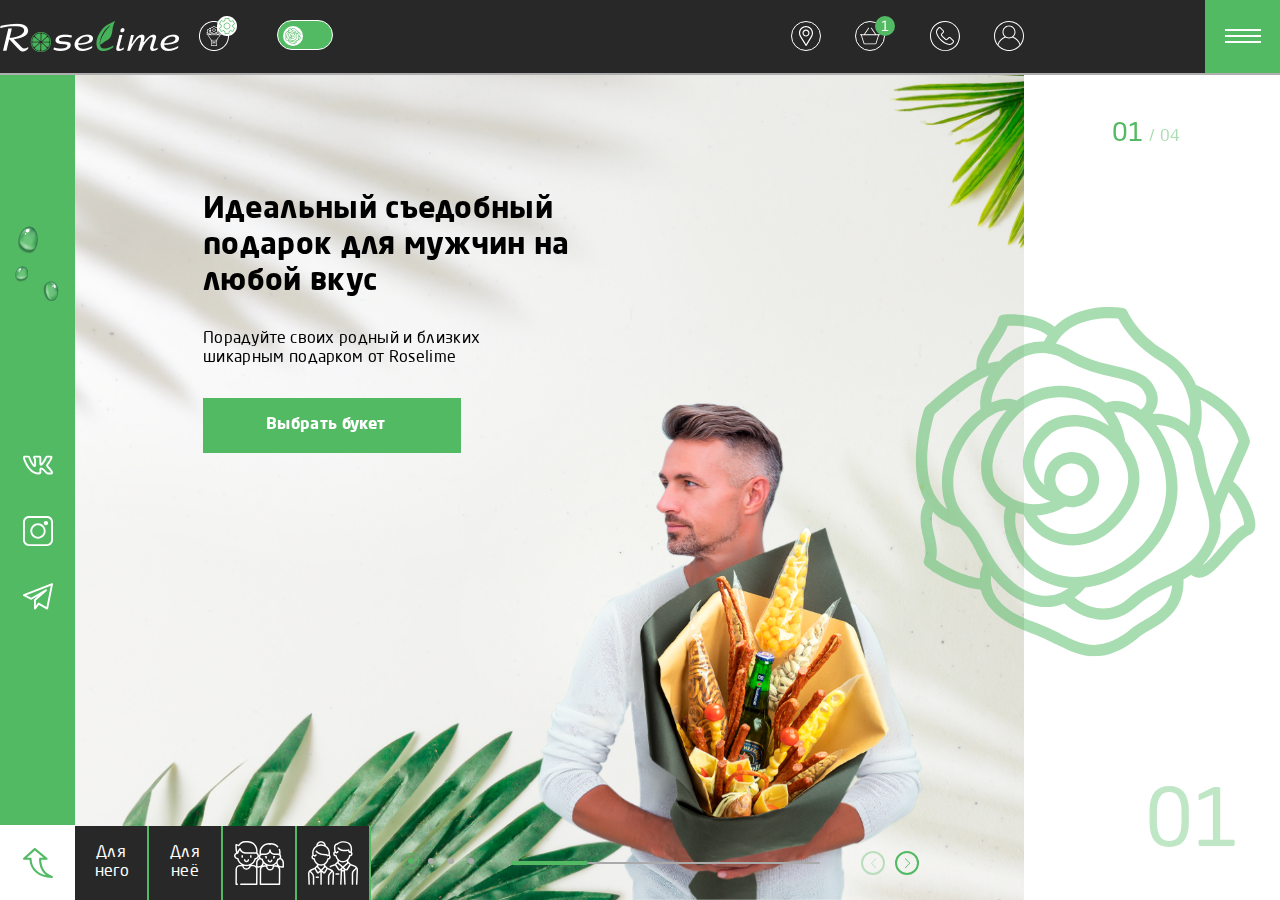
<file: index.html>
<!DOCTYPE html>
<html lang="en">
<head>
    <meta charset="UTF-8">
    <meta http-equiv="X-UA-Compatible" content="IE=edge">
    <meta name="viewport" content="width=device-width, initial-scale=1.0">
    <title>Вкусные букеты</title>
    <link rel="stylesheet" href="css/swiper-bundle.min.css" />
    <link rel="stylesheet" href="css/main.css">
    <link rel="stylesheet" href="css/body.css">
    <link rel="stylesheet" href="css/hamburger.css">
    <link rel="stylesheet" href="css/media.css">

</head>
<body>
    <!-- <div class="main-bg">   -->
        <div id="cursor" style="top: 7px; left: 1584px;" class="hidden cursor"></div>
        <header class="home-header">
            <div class="header-bg"></div>
            <div class="top-line">
                <a href="#" class="logo">
                </a>
                <div class="top-line__theme">
                    <img src="img/switcher.png" alt="" class="top-line__switcher">
                    <input type="checkbox" id="switch" name="theme" /><label for="switch"></label>
                </div>
                <div class="top-line-btns">
                    <a href="#" class="top-line-btns__item">
                        <img src="img/geo.svg" alt="">
                    </a>
                    <a href="#" class="top-line-btns__item">
                        <img src="img/cart.svg" alt="">
                    </a>
                    <a href="#" class="top-line-btns__item top-line-btns__item_cart">
                        <img src="img/call.svg" alt="">
                    </a>
                    <a href="#" class="top-line-btns__item">
                        <img src="img/user.svg" alt="">
                    </a>
                </div>
                <div class="menu-button-wrapper">
                    <a href="#" class="menu-button"></a>
                </div>
                <nav class="nav">
                    <a href="index.html" class="nav__item">
                        Главная
                    </a>
                    <a href="about.html" class="nav__item">
                        Контакты
                    </a>
                    <a href="certificate.html" class="nav__item">
                        Сертификаты
                    </a>
                    <a href="product.html" class="nav__item">
                        Продукт
                    </a>
                    <a href="catalog.html" class="nav__item">
                        Каталог
                    </a>
                    <a href="404.html" class="nav__item">
                        404
                    </a>
                </nav>
            </div>

            <div class="home-header__content">

                <aside class="home-aside">

                    <div class="home-aside__decoration"></div>
                    <div class="home-aside__soc">
                        <div class="home-aside__soc-items">
                            <a href="#" class="soc-item" target="_blank">
                                <img src="img/vk.svg" alt="">
                            </a>
                            <a href="#" class="soc-item" target="_blank">
                                <img src="img/inst.svg" alt="">
                            </a>
                            <a href="#" class="soc-item" target="_blank">
                                <img src="img/tg.svg" alt="">
                            </a>
                        </div>
                    </div>
                    <div class="home-aside__share-icon"></div>

                </aside>

                <div class="slider-container">

                    <div class="slider-text">

                        <div class="swiper-wrapper text-wrapper">

                            <div class="swiper-slide slider-text__slide">
                                <h1 class="slider-text__heading">
                                    Идеальный съедобный 
                                    подарок для мужчин
                                    на любой вкус
                                </h1>
                                <div class="slider-text__paraghraph">
                                    Порадуйте своих родный и близких
                                    шикарным подарком от Roselime
                                </div>       
                                <a href="#" class="slider-text__btn">
                                    <span>Выбрать букет</span>
                                </a>
                            </div>
                            <div class="swiper-slide slider-text__slide">
                                <h1 class="slider-text__heading">
                                    Лучший подарок 
                                    для прекрасных дам
                                    на все случаи жизни
                                </h1>
                                <div class="slider-text__paraghraph">
                                    Порадуйте своих родный и близких
                                    шикарным подарком от Roselime
                                </div>       
                                <a href="#" class="slider-text__btn">
                                    <span>Выбрать букет</span>
                                </a>
                            </div>
                            <div class="swiper-slide slider-text__slide">
                                <h1 class="slider-text__heading">
                                    Вкусные букеты 
                                    с любовью для
                                    Ваших детей
                                </h1>
                                <div class="slider-text__paraghraph">
                                    Порадуйте своих родный и близких
                                    шикарным подарком от Roselime
                                </div>       
                                <a href="#" class="slider-text__btn">
                                    <span>Выбрать букет</span>
                                </a>
                            </div>
                            <div class="swiper-slide slider-text__slide">
                                <h1 class="slider-text__heading">
                                    Роскошные букеты 
                                    для Вашего
                                    торжества
                                </h1>
                                <div class="slider-text__paraghraph">
                                    Порадуйте своих родный и близких
                                    шикарным подарком от Roselime
                                </div>       
                                <a href="#" class="slider-text__btn">
                                    <span>Выбрать букет</span>
                                </a>
                            </div>


                        </div>

                    </div>

                    <div class="swiper-img">

                        <div class="swiper-wrapper wrapper-img ">

                            <div class="swiper-slide swiper-slide-img">
                                <div class="slider-img-bg" data-swiper-parallax="30%" style="background-image: url(img/slider-img/man.png);"></div>
                                <!-- <img src="img/man.png" alt=""> -->
                            </div>
                            <div class="swiper-slide swiper-slide-img">
                                <div class="slider-img-bg" data-swiper-parallax="30%" style="background-image: url(img/slider-img/girl.png);"></div>
                                <!-- <img src="img/girl.png" alt=""> -->
                            </div>
                            <div class="swiper-slide swiper-slide-img">
                                <div class="slider-img-bg" data-swiper-parallax="30%" style="background-image: url(img/slider-img/kids.png);"></div>
                                <!-- <img src="img/kids.png" alt=""> -->
                            </div>
                            <div class="swiper-slide swiper-slide-img">
                                <div class="slider-img-bg" data-swiper-parallax="30%" style="background-image: url(img/slider-img/all.png);"></div>
                                <!-- <img src="img/all.png" alt=""> -->
                            </div>
                    
                        </div>
                    </div>
                    <div class="slider-bottom">

                        <div class="slider-share">
                            <div class="slider-share__items">
                                <a href="#" class="slider-share__item">
                                    <p class="slider-share__content"> Для него</p>
                                </a>
                                <a href="#" class="slider-share__item">
                                    <p class="slider-share__content">Для неё</p>
                                </a>
                                <a href="#" class="slider-share__item">
                                    <img src="img/young.svg" alt="" class="slider-share__content">
                                </a>
                                <a href="#" class="slider-share__item">
                                    <img src="img/old.svg" alt="" class="slider-share__content">
                                </a>
                            </div>
                        </div>
                        <div class="slider-pagination">
                            <div class="swiper-pagination"></div>
                        </div>
                        <div class="slider-scrollbar">
                            <div class="swiper-scrollbar"></div>
                        </div>
                        <div class="slider-navigation">
                            <div class="slider-navigation__container">
                                <div class="swiper-button-prev"></div>
                                <div class="swiper-button-next"></div>
                            </div>
                        </div>

                    </div>

                    <div class="slider-pagination-count">
                        <span class="current">01</span> / <span class="total">04</span>
                    </div>

                    <div class="total slider-pagination-current">
                        <span class="slider-pagination-current__num">01</span>
                    </div>

                    <div class="slider-gear">

                    </div>

                </div>
            </div>

        </header>
    <!-- </div>  -->
   <script src="js/jquery-3.5.1.min.js"></script>
   <script src="js/swiper-bundle.min.js"></script>
   <script src="https://cdnjs.cloudflare.com/ajax/libs/gsap/3.7.0/gsap.min.js"></script>
   <script src="js/slider.js"></script>
   <script src="js/main.js"></script>
   <script src="js/test.js"></script>
</body>
</html>
</file>
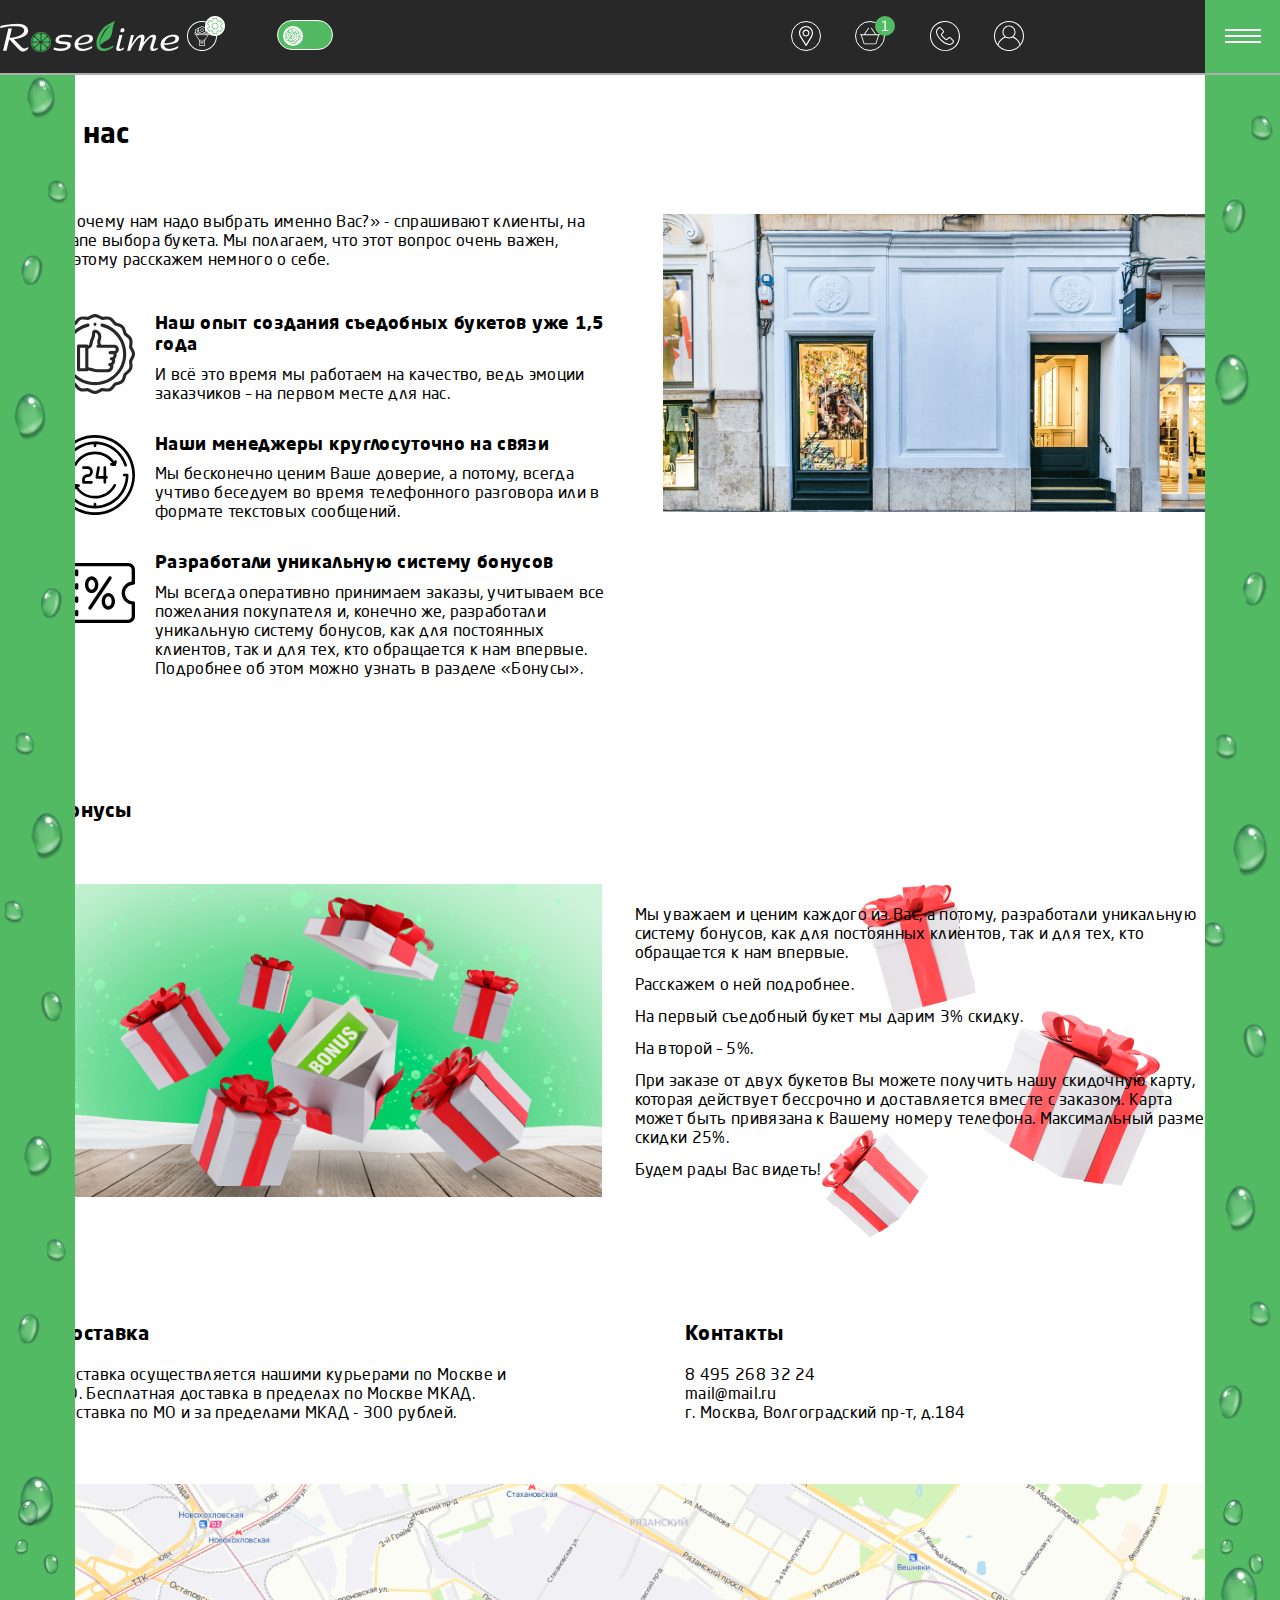
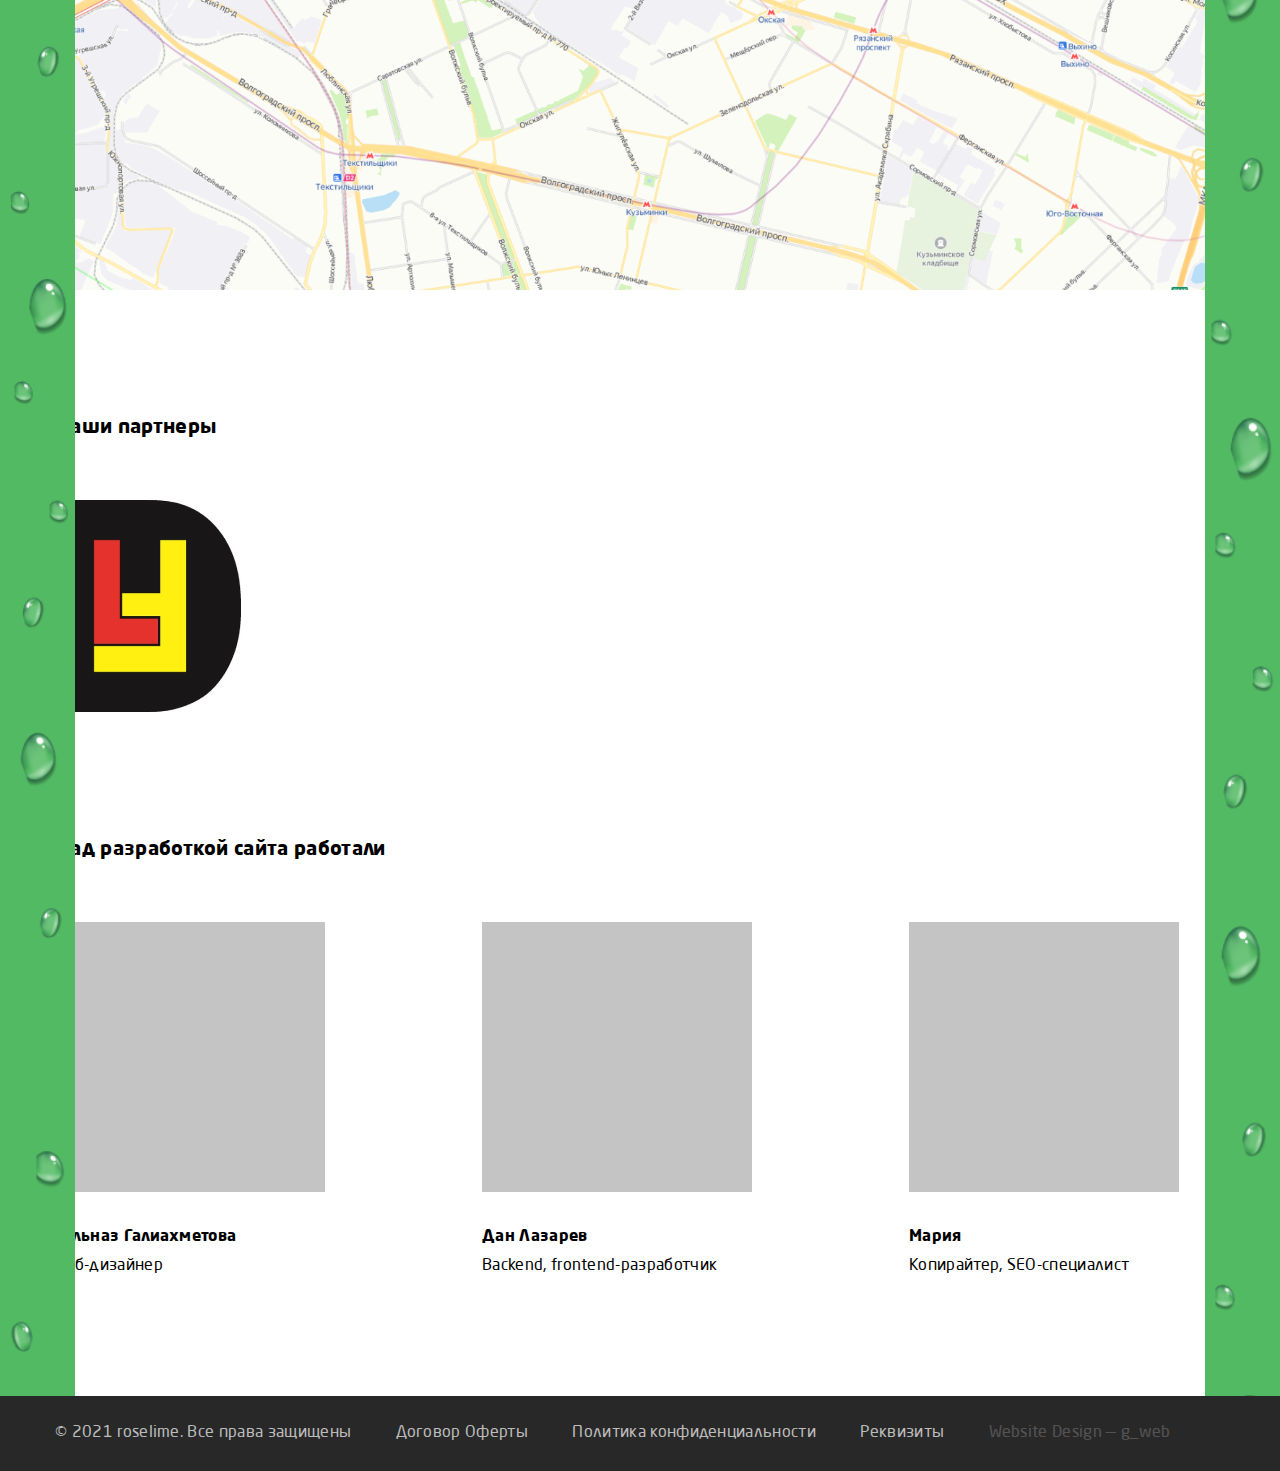
<file: about.html>
<!DOCTYPE html>
<html lang="en">
<head>
    <meta charset="UTF-8">
    <meta http-equiv="X-UA-Compatible" content="IE=edge">
    <meta name="viewport" content="width=device-width, initial-scale=1.0">
    <title>О нас</title>
    <link rel="stylesheet" href="css/main_main.css">
    <link rel="stylesheet" href="css/hamburger.css">
    <link rel="stylesheet" href="css/media.css">


</head>
<body>
    <div id="cursor" style="top: 7px; left: 1584px;" class="hidden cursor"></div>

    <aside  class="home-aside home-aside-left">

        <div class="home-aside__decoration">

        </div>

    </aside>
    <aside  class="home-aside home-aside-right">

            <div class="home-aside__decoration">

            </div>

    </aside>

    
    <header class="about-header">
        <div class="top-line">
            <a href="#" class="logo">
            </a>
            <div class="top-line__theme">
                <img src="img/switcher.png" alt="" class="top-line__switcher">
                <input type="checkbox" id="switch" name="theme" /><label for="switch"></label>
            </div>
            <div class="top-line-btns">
                <a href="#" class="top-line-btns__item">
                    <img src="img/geo.svg" alt="">
                </a>
                <a href="#" class="top-line-btns__item">
                    <img src="img/cart.svg" alt="">
                </a>
                <a href="#" class="top-line-btns__item top-line-btns__item_cart">
                    <img src="img/call.svg" alt="">
                </a>
                <a href="#" class="top-line-btns__item">
                    <img src="img/user.svg" alt="">
                </a>
            </div>
            <div class="menu-button-wrapper">
                <a href="#" class="menu-button"></a>
            </div>
            <nav class="nav">
                <a href="index.html" class="nav__item">
                    Главная
                </a>
                <a href="about.html" class="nav__item">
                    Контакты
                </a>
                <a href="certificate.html" class="nav__item">
                    Сертификаты
                </a>
                <a href="product.html" class="nav__item">
                    Продукт
                </a>
                <a href="catalog.html" class="nav__item">
                    Каталог
                </a>
                <a href="404.html" class="nav__item">
                    404
                </a>
            </nav>
        </div>
    </header>
    <section class="about" id="about">
        <div class="container">
            <h2 class="about-heading">
                О нас
            </h2>
            <div class="about-wrapper">
                <div class="about-text">
                    <p class="about-text__paraghraph">
                        «Почему нам надо выбрать именно Вас?» - спрашивают клиенты, на этапе выбора букета. Мы полагаем, что этот вопрос очень важен, поэтому расскажем немного о себе.
                    </p>
                    <div class="about-list">
                        <div class="about-list__item">
                            <img src="img/like.svg" alt="" class="about-list__img">
                            <div class="about-list__wrapper">
                                <h4 class="about-list__heading">
                                    Наш опыт создания съедобных букетов уже 1,5 года
                                </h4>
                                <p class="about-list__text">
                                    И всё это время мы работаем на качество, ведь эмоции заказчиков – на первом месте для нас.
                                </p>
                            </div>
                        </div>
                        <div class="about-list__item">
                            <img src="img/around-clock.svg" alt="" class="about-list__img">
                            <div class="about-list__wrapper">
                                <h4 class="about-list__heading">
                                    Наши менеджеры круглосуточно на связи
                                </h4>
                                <p class="about-list__text">
                                    Мы бесконечно ценим Ваше доверие, а потому, всегда учтиво беседуем во время телефонного разговора или в формате текстовых сообщений.
                                </p>
                            </div>
                        </div>
                        <div class="about-list__item">
                            <img src="img/sale.svg" alt="" class="about-list__img">
                            <div class="about-list__wrapper">
                                <h4 class="about-list__heading">
                                    Разработали уникальную систему бонусов
                                </h4>
                                <p class="about-list__text">
                                    Мы всегда оперативно принимаем заказы, учитываем все пожелания покупателя и, конечно же, разработали уникальную систему бонусов, как для постоянных клиентов, так и для тех, кто обращается к нам впервые. Подробнее об этом можно узнать в разделе «Бонусы».
                                </p>
                            </div>
                        </div>
                    </div>
                </div>
                    
                
            <div class="about-img">
                <img src="img/about-us.png" alt="">
            </div>
        </div>
    </section>
    <section class="section-bonus" id="section-bonus">
        <div class="container">
            <h3 class="bonus-heading">
                Бонусы
            </h3>
            <div class="bonus-wrapper">
                <img src="img/preseny.png" alt="" class="present">

                <div class="bonus-img">
                    <img src="img/bonus.png" alt="">
                </div>
                <div class="bonus-text">
                    <p>
                        
                        Мы уважаем и ценим каждого из Вас, а потому, разработали уникальную систему 
                        бонусов, как для постоянных клиентов, так и для тех, кто обращается к нам впервые.
                    </p>
                    <p>
                        Расскажем о ней подробнее.
                    </p>
                    <p>
                        На первый съедобный букет мы дарим 3% скидку. 
                    </p>
                    <p>
                        На второй – 5%.
                    </p>
                    <p>
                        При заказе от двух букетов Вы можете получить нашу скидочную карту, 
                        которая действует бессрочно и доставляется вместе с заказом. 
                        Карта может быть привязана к Вашему номеру телефона.
                        Максимальный размер скидки 25%.
                    </p>
                    <p>
                        Будем рады Вас видеть!
                    </p>
                </div>
            </div>
        </div>
    </section>
    <section class="delivery-section" id="delivery-section">
        <div class="container">
            <div class="devilery-wrapper">
                <div class="delivery-item">
                    <h3 class="delivery-heading">
                        Доставка
                    </h3>
                    <p class="delivery-text">
                        Доставка осуществляется нашими курьерами по Москве и МО.
                        Бесплатная доставка в пределах по Москве МКАД.
                        Доставка по МО и за пределами МКАД - 300 рублей.
                    </p>
                </div>
                <div class="delivery-item">
                    <h3 class="delivery-heading">
                        Контакты
                    </h3>
                    <p class="delivery-data">
                        8 495 268 32 24
                    </p>
                    <p class="delivery-data">
                        mail@mail.ru
                    </p>
                    <p class="delivery-data">
                        г. Москва, Волгоградский пр-т, д.184
                    </p>
                </div>
            </div>
        </div>
    </section>
    <img src="img/map.png" alt="" class="map-img">

    <section class="partners" id="partners">
        <div class="container">
            <h3 class="section-heading">
                Наши партнеры
            </h3>
            <img src="img/partner.png" alt="">
        </div>
    </section>
    <section class="team-section" id="team-section">
        <div class="container">
            <h3 class="section-heading">
                Над разработкой сайта работали
            </h3>
            <ul class="team">
                <li class="team-item">
                    <img src="img/team-img.png" alt="">
                    <p class="team-name">Гульназ Галиахметова</p>
                    <p>Веб-дизайнер</p>
                </li>
                <li class="team-item">
                    <img src="img/team-img.png" alt="">
                    <p class="team-name">Дан Лазарев</p>
                    <p>Backend, frontend-разработчик</p>
                </li>
                <li class="team-item">
                    <img src="img/team-img.png" alt="">
                    <p class="team-name">Мария</p>
                    <p>Копирайтер, SEO-специалист</p>
                </li>
            </ul>
        </div>
    </section>
    <footer class="footer" id="footer">
        <div class="container"> 
            <a href="#" class="footer-link">
                © 2021 roselime. Все права защищены
            </a>
            <a href="#" class="footer-link">
                Договор Оферты
            </a>
            <a href="#" class="footer-link">
                Политика конфиденциальности
            </a>
            <a href="#" class="footer-link">
                Реквизиты
            </a>
            <a href="#" class="designer">
                Website Design — g_web
            </a>
        </div>
    </footer>
    <script src="js/jquery-3.5.1.min.js"></script>

    <script src="js/main.js"></script>
    <script src="js/test.js"></script>

</body>
</html>
</file>
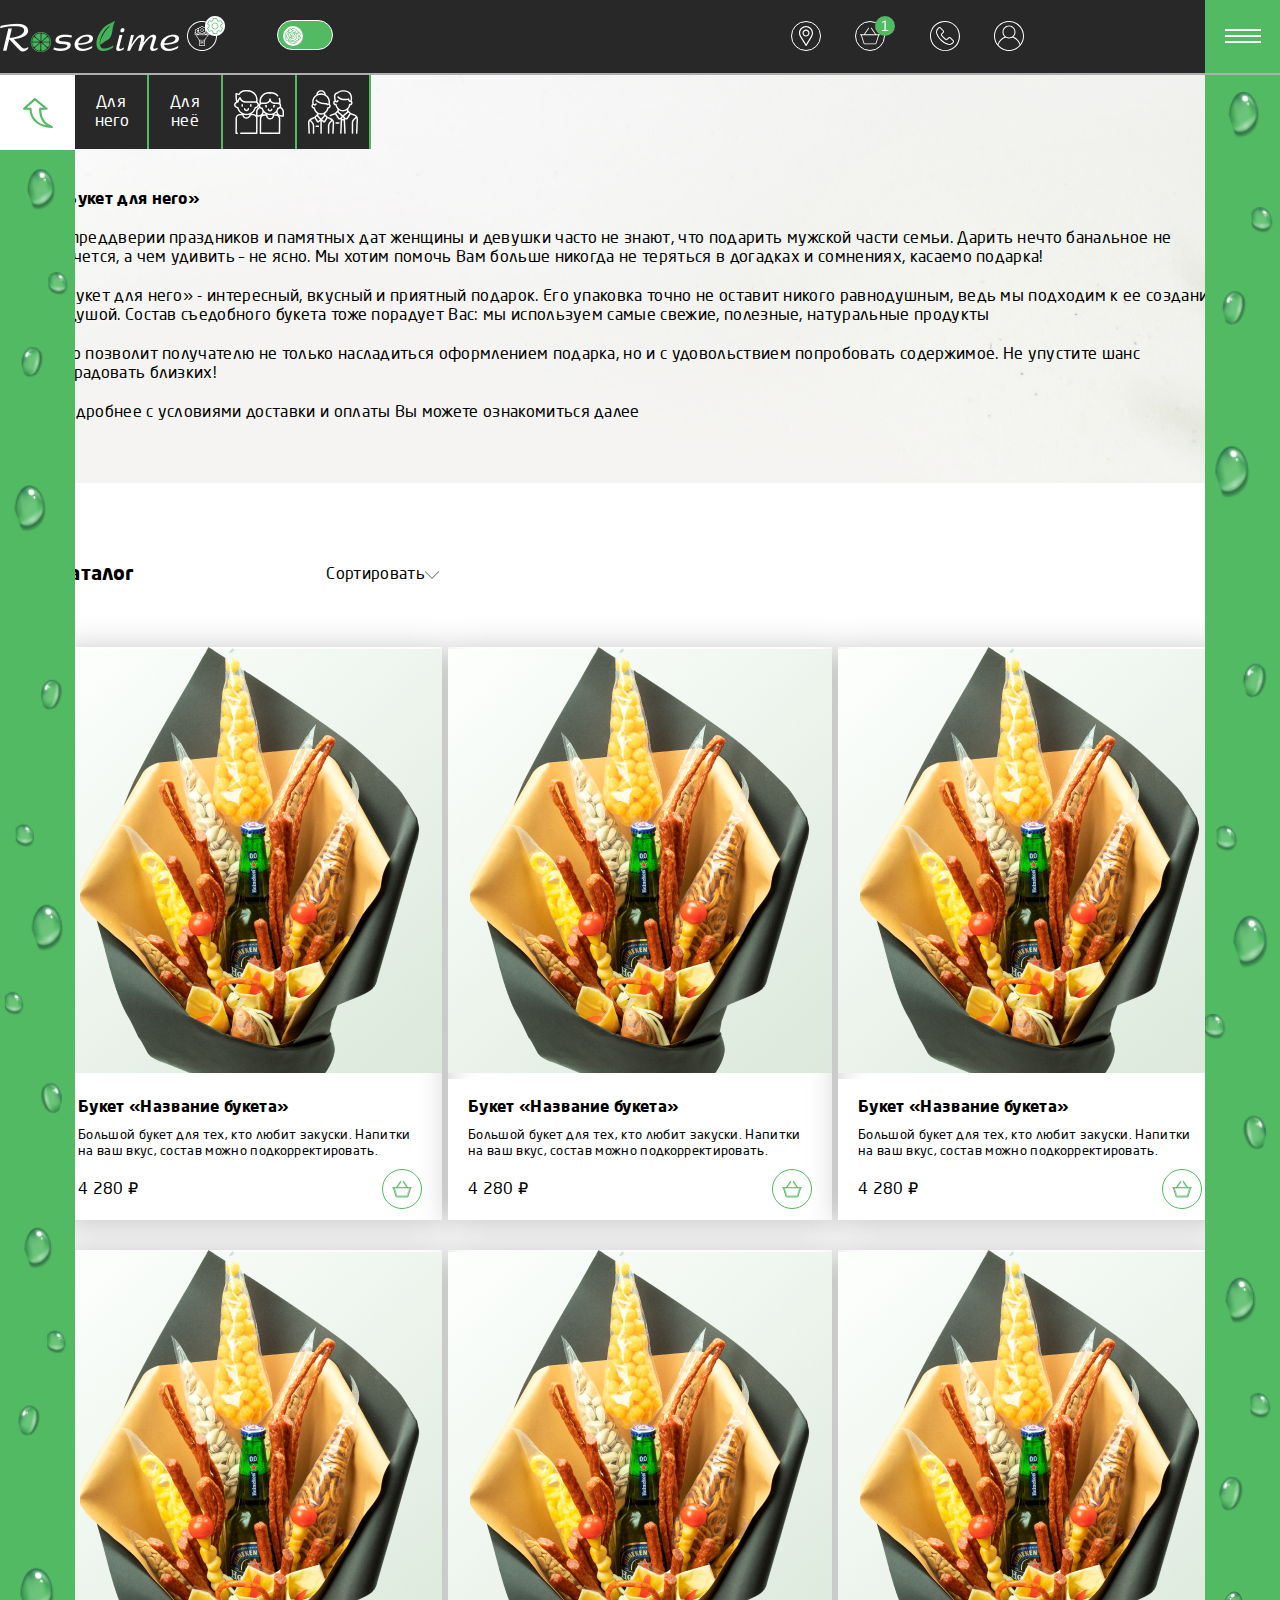
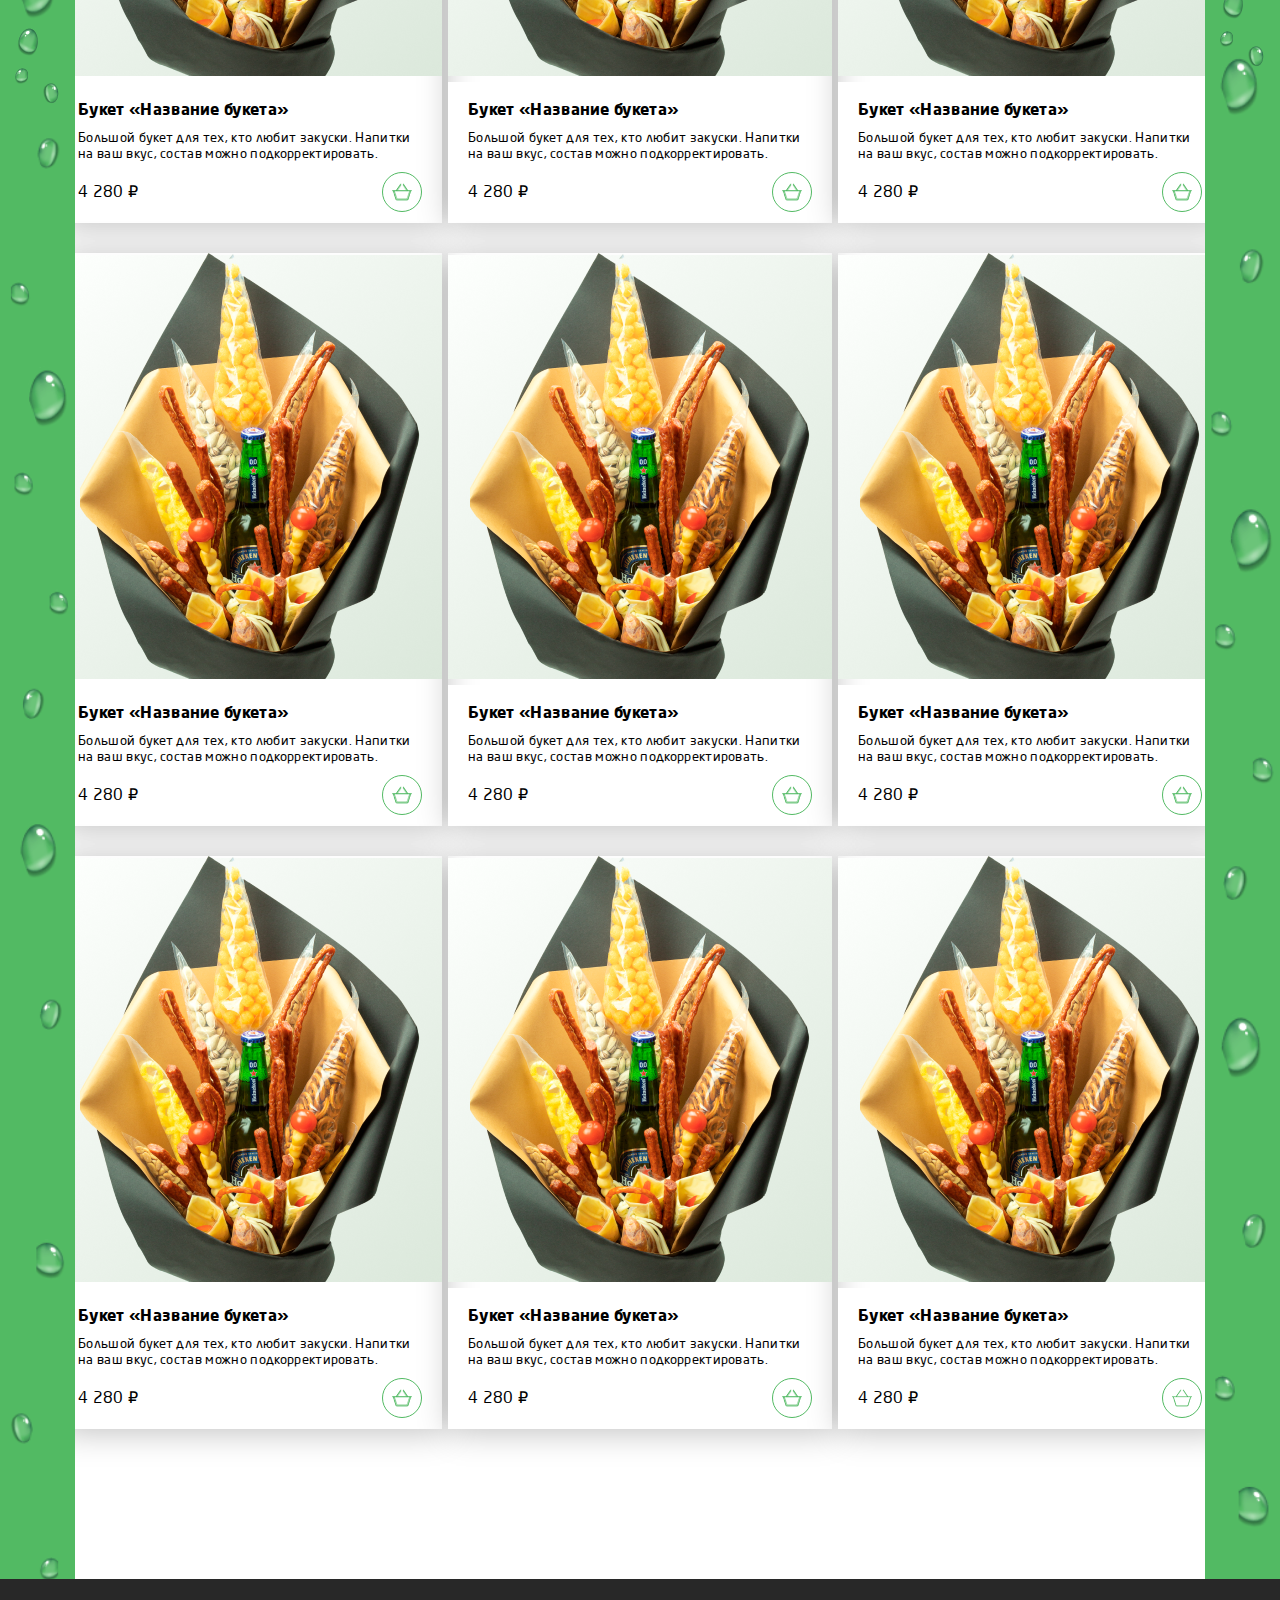
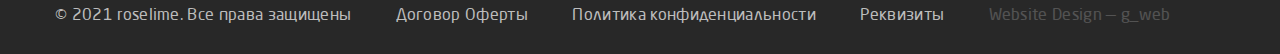
<file: catalog.html>
<!DOCTYPE html>
<html lang="en">
<head>
    <meta charset="UTF-8">
    <meta http-equiv="X-UA-Compatible" content="IE=edge">
    <meta name="viewport" content="width=device-width, initial-scale=1.0">
    <title>Каталог</title>
    <link rel="stylesheet" href="css/main_main.css">
    <link rel="stylesheet" href="css/hamburger.css">
    <link rel="stylesheet" href="css/media.css">


</head>
<body>
    <div id="cursor" style="top: 7px; left: 1584px;" class="hidden cursor"></div>

    <aside  class="home-aside home-aside-left">
        <div class="home-aside__share-icon"></div>

            <div class="home-aside__decoration">
    
            </div>
    
    </aside>
    <aside  class="home-aside home-aside-right">
    
            <div class="home-aside__decoration">
    
            </div>

    </aside>
    <div class="slider-share slider-share-cat">
        <div class="slider-share__items">
            <a href="#" class="slider-share__item">
                <p class="slider-share__content"> Для него</p>
            </a>
            <a href="#" class="slider-share__item">
                <p class="slider-share__content">Для неё</p>
            </a>
            <a href="#" class="slider-share__item">
                <img src="img/young.svg" alt="" class="slider-share__content">
            </a>
            <a href="#" class="slider-share__item">
                <img src="img/old.svg" alt="" class="slider-share__content">
            </a>
        </div>
    </div>
    <header class="about-header">
        <div class="top-line">
            <a href="#" class="logo">
            </a>
            <div class="top-line__theme">
                <img src="img/switcher.png" alt="" class="top-line__switcher">
                <input type="checkbox" id="switch" name="theme" /><label for="switch"></label>
            </div>
            <div class="top-line-btns">
                <a href="#" class="top-line-btns__item">
                    <img src="img/geo.svg" alt="">
                </a>
                <a href="#" class="top-line-btns__item">
                    <img src="img/cart.svg" alt="">
                </a>
                <a href="#" class="top-line-btns__item top-line-btns__item_cart">
                    <img src="img/call.svg" alt="">
                </a>
                <a href="#" class="top-line-btns__item">
                    <img src="img/user.svg" alt="">
                </a>
            </div>
            <div class="menu-button-wrapper">
                <a href="#" class="menu-button"></a>
            </div>
            <nav class="nav">
                <a href="index.html" class="nav__item">
                    Главная
                </a>
                <a href="about.html" class="nav__item">
                    Контакты
                </a>
                <a href="certificate.html" class="nav__item">
                    Сертификаты
                </a>
                <a href="product.html" class="nav__item">
                    Продукт
                </a>
                <a href="catalog.html" class="nav__item">
                    Каталог
                </a>
                <a href="404.html" class="nav__item">
                    404
                </a>
            </nav>
        </div>
    </header>
    <section class="catalog-desc" id="catalog-desc">
        <div class="container">
            <p class="catalog-heading">
                «Букет для него»
            </p>
            <div class="catalog-text">
                <p>В преддверии праздников и памятных дат женщины и девушки часто не знают, что подарить мужской части семьи. Дарить нечто банальное 
                    не хочется,  а чем удивить – не ясно.
                    Мы хотим помочь Вам больше никогда не теряться в догадках и сомнениях, касаемо подарка!
                                        

                </p>
                <p>
                                       «Букет для него» - интересный, вкусный и приятный подарок. Его упаковка точно не оставит никого равнодушным, ведь мы подходим 
                    к ее созданию с душой.
                    Состав съедобного букета тоже порадует Вас: мы используем самые свежие, полезные, натуральные продукты 
                </p>
                <p>
                    Это позволит получателю не только насладиться оформлением подарка, но и с удовольствием попробовать содержимое.
                    Не упустите шанс порадовать близких!                    
                </p>
                <p>
                    Подробнее с условиями доставки и оплаты Вы можете ознакомиться далее
                </p>
            </div>
        </div>
    </section>
    <section class="catalog-section" id="catalog-section">
        <div class="container">
            <div class="catalog-wrapper">
                <h3 class="catalog--heading">
                    Каталог
                </h3>
                <div class="catalog-filter">
                    <p>Сортировать</p>
                    <img src="img/arrow-down.svg" alt="">
                </div>
            </div>
            <div class="catalog-list">
                <div class="catalog-item">
                    <div class="catalog-img">
                        <img src="img/product.png" alt="">
                        <div class="catalog-overlay">

                        </div>  
                        <div class="view">  
                            Быстрый просмотр
                        </div>
                    </div>

                    <div class="catalog-item__text">
                        <p class="catalog-item__heading">
                            Букет «Название букета»
                        </p>
                        <p class="catalog-item__parag">Большой букет для тех, кто любит закуски. Напитки на ваш вкус, состав можно подкорректировать. </p>
                        <div class="catalog-price">
                            <p>4 280 ₽</p>
                            <div class="cart-prod">
                                <img src="img/shopping-basket.png" alt="" class="cart-prod__img">
                            </div>
                        </div>
                    </div>
                </div>
                <div class="catalog-item">
                    <div class="catalog-img">
                        <img src="img/product.png" alt="">
                        <div class="catalog-overlay">

                        </div>  
                        <div class="view">  
                            Быстрый просмотр
                        </div>
                    </div>

                    <div class="catalog-item__text">
                        <p class="catalog-item__heading">
                            Букет «Название букета»
                        </p>
                        <p class="catalog-item__parag">Большой букет для тех, кто любит закуски. Напитки на ваш вкус, состав можно подкорректировать. </p>
                        <div class="catalog-price">
                            <p>4 280 ₽</p>
                            <div class="cart-prod">
                                <img src="img/shopping-basket.png" alt="" class="cart-prod__img">
                            </div>
                        </div>
                    </div>
                </div>
                <div class="catalog-item">
                    <div class="catalog-img">
                        <img src="img/product.png" alt="">
                        <div class="catalog-overlay">

                        </div>  
                        <div class="view">  
                            Быстрый просмотр
                        </div>
                    </div>

                    <div class="catalog-item__text">
                        <p class="catalog-item__heading">
                            Букет «Название букета»
                        </p>
                        <p class="catalog-item__parag">Большой букет для тех, кто любит закуски. Напитки на ваш вкус, состав можно подкорректировать. </p>
                        <div class="catalog-price">
                            <p>4 280 ₽</p>
                            <div class="cart-prod">
                                <img src="img/shopping-basket.png" alt="" class="cart-prod__img">
                            </div>
                        </div>
                    </div>
                </div>
                <div class="catalog-item">
                    <div class="catalog-img">
                        <img src="img/product.png" alt="">
                        <div class="catalog-overlay">

                        </div>  
                        <div class="view">  
                            Быстрый просмотр
                        </div>
                    </div>

                    <div class="catalog-item__text">
                        <p class="catalog-item__heading">
                            Букет «Название букета»
                        </p>
                        <p class="catalog-item__parag">Большой букет для тех, кто любит закуски. Напитки на ваш вкус, состав можно подкорректировать. </p>
                        <div class="catalog-price">
                            <p>4 280 ₽</p>
                            <div class="cart-prod">
                                <img src="img/shopping-basket.png" alt="" class="cart-prod__img">
                            </div>
                        </div>
                    </div>
                </div>
                <div class="catalog-item">
                    <div class="catalog-img">
                        <img src="img/product.png" alt="">
                        <div class="catalog-overlay">

                        </div>  
                        <div class="view">  
                            Быстрый просмотр
                        </div>
                    </div>

                    <div class="catalog-item__text">
                        <p class="catalog-item__heading">
                            Букет «Название букета»
                        </p>
                        <p class="catalog-item__parag">Большой букет для тех, кто любит закуски. Напитки на ваш вкус, состав можно подкорректировать. </p>
                        <div class="catalog-price">
                            <p>4 280 ₽</p>
                            <div class="cart-prod">
                                <img src="img/shopping-basket.png" alt="" class="cart-prod__img">
                            </div>
                        </div>
                    </div>
                </div>
                <div class="catalog-item">
                    <div class="catalog-img">
                        <img src="img/product.png" alt="">
                        <div class="catalog-overlay">

                        </div>  
                        <div class="view">  
                            Быстрый просмотр
                        </div>
                    </div>

                    <div class="catalog-item__text">
                        <p class="catalog-item__heading">
                            Букет «Название букета»
                        </p>
                        <p class="catalog-item__parag">Большой букет для тех, кто любит закуски. Напитки на ваш вкус, состав можно подкорректировать. </p>
                        <div class="catalog-price">
                            <p>4 280 ₽</p>
                            <div class="cart-prod">
                                <img src="img/shopping-basket.png" alt="" class="cart-prod__img">
                            </div>
                        </div>
                    </div>
                </div>
                <div class="catalog-item">
                    <div class="catalog-img">
                        <img src="img/product.png" alt="">
                        <div class="catalog-overlay">

                        </div>  
                        <div class="view">  
                            Быстрый просмотр
                        </div>
                    </div>

                    <div class="catalog-item__text">
                        <p class="catalog-item__heading">
                            Букет «Название букета»
                        </p>
                        <p class="catalog-item__parag">Большой букет для тех, кто любит закуски. Напитки на ваш вкус, состав можно подкорректировать. </p>
                        <div class="catalog-price">
                            <p>4 280 ₽</p>
                            <div class="cart-prod">
                                <img src="img/shopping-basket.png" alt="" class="cart-prod__img">
                            </div>
                        </div>
                    </div>
                </div>
                <div class="catalog-item">
                    <div class="catalog-img">
                        <img src="img/product.png" alt="">
                        <div class="catalog-overlay">

                        </div>  
                        <div class="view">  
                            Быстрый просмотр
                        </div>
                    </div>

                    <div class="catalog-item__text">
                        <p class="catalog-item__heading">
                            Букет «Название букета»
                        </p>
                        <p class="catalog-item__parag">Большой букет для тех, кто любит закуски. Напитки на ваш вкус, состав можно подкорректировать. </p>
                        <div class="catalog-price">
                            <p>4 280 ₽</p>
                            <div class="cart-prod">
                                <img src="img/shopping-basket.png" alt="" class="cart-prod__img">
                            </div>
                        </div>
                    </div>
                </div>
                <div class="catalog-item">
                    <div class="catalog-img">
                        <img src="img/product.png" alt="">
                        <div class="catalog-overlay">

                        </div>  
                        <div class="view">  
                            Быстрый просмотр
                        </div>
                    </div>

                    <div class="catalog-item__text">
                        <p class="catalog-item__heading">
                            Букет «Название букета»
                        </p>
                        <p class="catalog-item__parag">Большой букет для тех, кто любит закуски. Напитки на ваш вкус, состав можно подкорректировать. </p>
                        <div class="catalog-price">
                            <p>4 280 ₽</p>
                            <div class="cart-prod">
                                <img src="img/shopping-basket.png" alt="" class="cart-prod__img">
                            </div>
                        </div>
                    </div>
                </div>
                <div class="catalog-item">
                    <div class="catalog-img">
                        <img src="img/product.png" alt="">
                        <div class="catalog-overlay">

                        </div>  
                        <div class="view">  
                            Быстрый просмотр
                        </div>
                    </div>

                    <div class="catalog-item__text">
                        <p class="catalog-item__heading">
                            Букет «Название букета»
                        </p>
                        <p class="catalog-item__parag">Большой букет для тех, кто любит закуски. Напитки на ваш вкус, состав можно подкорректировать. </p>
                        <div class="catalog-price">
                            <p>4 280 ₽</p>
                            <div class="cart-prod">
                                <img src="img/shopping-basket.png" alt="" class="cart-prod__img">
                            </div>
                        </div>
                    </div>
                </div>
                <div class="catalog-item">
                    <div class="catalog-img">
                        <img src="img/product.png" alt="">
                        <div class="catalog-overlay">

                        </div>  
                        <div class="view">  
                            Быстрый просмотр
                        </div>
                    </div>

                    <div class="catalog-item__text">
                        <p class="catalog-item__heading">
                            Букет «Название букета»
                        </p>
                        <p class="catalog-item__parag">Большой букет для тех, кто любит закуски. Напитки на ваш вкус, состав можно подкорректировать. </p>
                        <div class="catalog-price">
                            <p>4 280 ₽</p>
                            <div class="cart-prod">
                                <img src="img/shopping-basket.png" alt="" class="cart-prod__img">
                            </div>
                        </div>
                    </div>
                </div>
                <div href="index.html" class="catalog-item">
                    <div class="catalog-img">
                        <img src="img/product.png" alt="">
                        <div class="catalog-overlay">

                        </div>  
                        <div class="view">  
                            Быстрый просмотр
                        </div>
                    </div>

                    <div class="catalog-item__text">
                        <p class="catalog-item__heading">
                            Букет «Название букета»
                        </p>
                        <p class="catalog-item__parag">Большой букет для тех, кто любит закуски. Напитки на ваш вкус, состав можно подкорректировать. </p>
                        <div class="catalog-price">
                            <p>4 280 ₽</p>
                            <div class="cart-prod">
                            </div>
                        </div>
                    </div>
                </div>

                
            </div>
        </div>
    </section>
    <footer class="footer" id="footer">
        <div class="container"> 
            <a href="#" class="footer-link">
                © 2021 roselime. Все права защищены
            </a>
            <a href="#" class="footer-link">
                Договор Оферты
            </a>
            <a href="#" class="footer-link">
                Политика конфиденциальности
            </a>
            <a href="#" class="footer-link">
                Реквизиты
            </a>
            <a href="#" class="designer">
                Website Design — g_web
            </a>
        </div>
    </footer>
    <script src="js/jquery-3.5.1.min.js"></script>

    <script src="js/main.js"></script>
    <script src="js/test.js"></script>

</body>
</html>
</file>
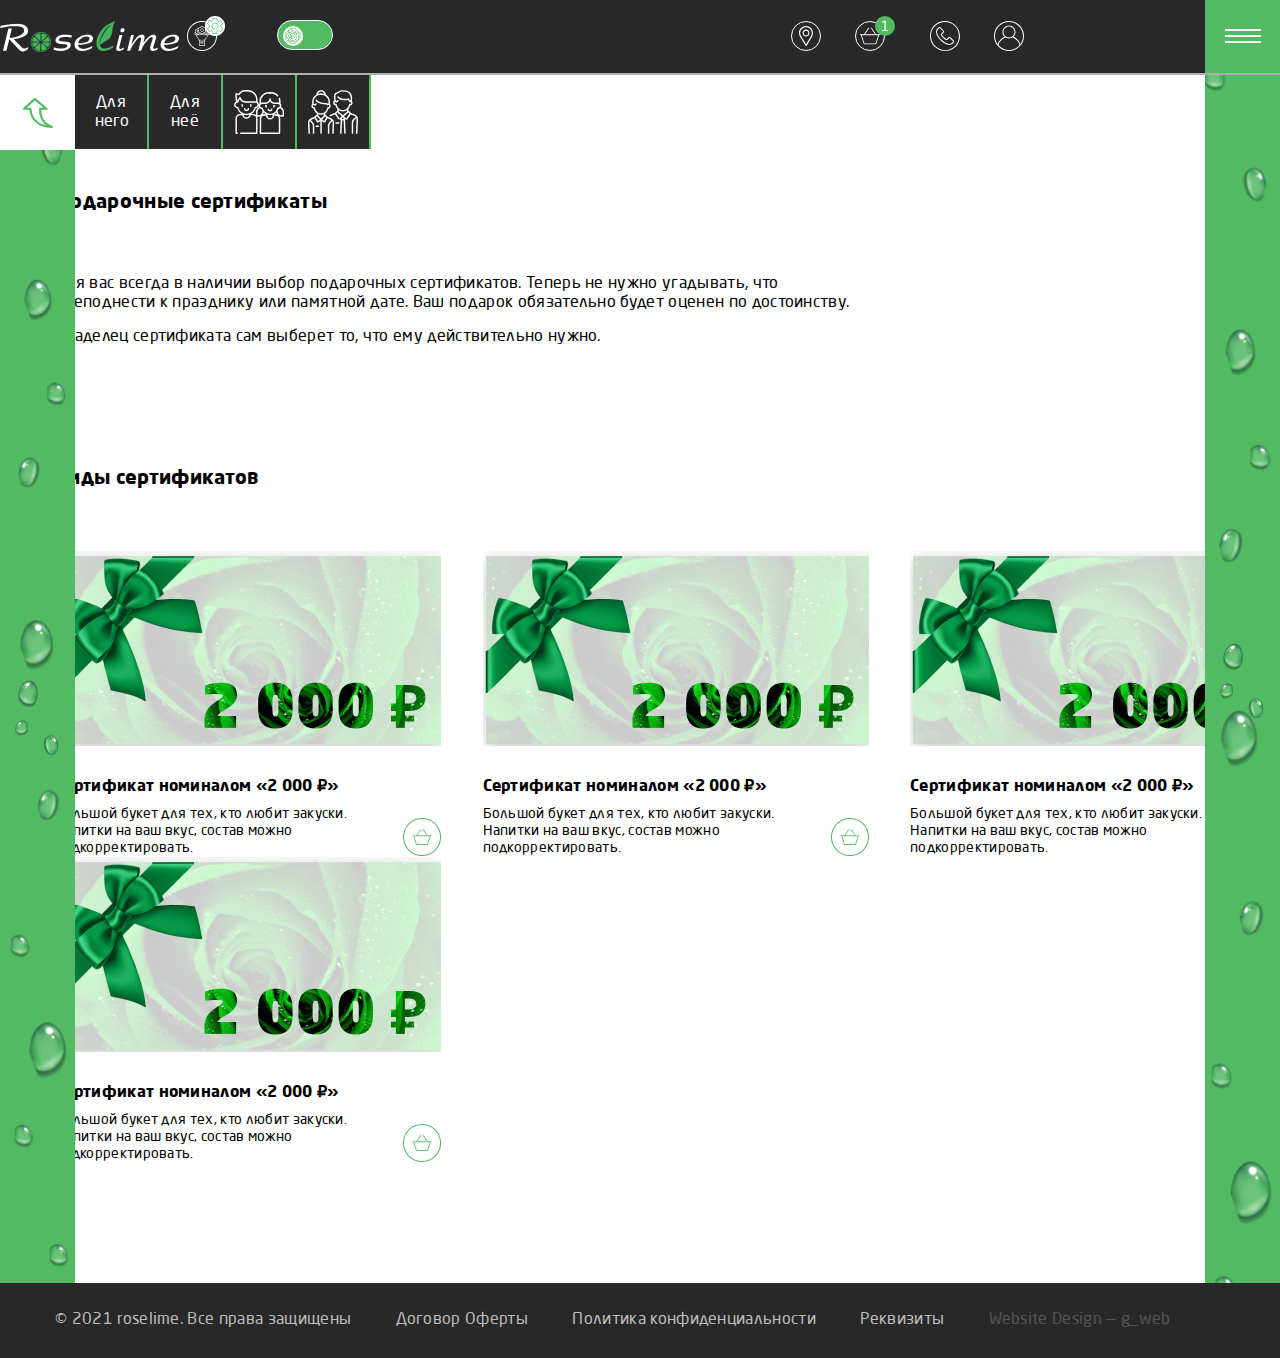
<file: certificate.html>
<!DOCTYPE html>
<html lang="en">
<head>
    <meta charset="UTF-8">
    <meta http-equiv="X-UA-Compatible" content="IE=edge">
    <meta name="viewport" content="width=device-width, initial-scale=1.0">
    <title>Подарочные сертификаты</title>
    <link rel="stylesheet" href="css/main_main.css">
    <link rel="stylesheet" href="css/hamburger.css">
    <link rel="stylesheet" href="css/media.css">

</head>
<body>
    <div id="cursor" style="top: 7px; left: 1584px;" class="hidden cursor"></div>

    <aside  class="home-aside home-aside-left">
        <div class="home-aside__share-icon"></div>

            <div class="home-aside__decoration">
    
            </div>
    
    </aside>
    <aside  class="home-aside home-aside-right">
    
            <div class="home-aside__decoration">
    
            </div>

    </aside>
    <div class="slider-share slider-share-cat">
        <div class="slider-share__items">
            <a href="#" class="slider-share__item">
                <p class="slider-share__content"> Для него</p>
            </a>
            <a href="#" class="slider-share__item">
                <p class="slider-share__content">Для неё</p>
            </a>
            <a href="#" class="slider-share__item">
                <img src="img/young.svg" alt="" class="slider-share__content">
            </a>
            <a href="#" class="slider-share__item">
                <img src="img/old.svg" alt="" class="slider-share__content">
            </a>
        </div>
    </div>
    
    <header class="about-header">
        <div class="top-line">
            <a href="#" class="logo">
            </a>
            <div class="top-line__theme">
                <img src="img/switcher.png" alt="" class="top-line__switcher">
                <input type="checkbox" id="switch" name="theme" /><label for="switch"></label>
            </div>
            <div class="top-line-btns">
                <a href="#" class="top-line-btns__item">
                    <img src="img/geo.svg" alt="">
                </a>
                <a href="#" class="top-line-btns__item">
                    <img src="img/cart.svg" alt="">
                </a>
                <a href="#" class="top-line-btns__item top-line-btns__item_cart">
                    <img src="img/call.svg" alt="">
                </a>
                <a href="#" class="top-line-btns__item">
                    <img src="img/user.svg" alt="">
                </a>
            </div>
            <div class="menu-button-wrapper">
                <a href="#" class="menu-button"></a>
            </div>
            <nav class="nav">
                <a href="index.html" class="nav__item">
                    Главная
                </a>
                <a href="about.html" class="nav__item">
                    Контакты
                </a>
                <a href="certificate.html" class="nav__item">
                    Сертификаты
                </a>
                <a href="product.html" class="nav__item">
                    Продукт
                </a>
                <a href="catalog.html" class="nav__item">
                    Каталог
                </a>
                <a href="404.html" class="nav__item">
                    404
                </a>
            </nav>
        </div>
    </header>

    <section class="section-sertificate" id="section-sertificate">
        <div class="container">
            <h3 class="sertificate-heading">
                Подарочные сертификаты
            </h3>
            <p class="sertificate-text">
                Для вас всегда в наличии выбор подарочных сертификатов.
Теперь не нужно угадывать, что преподнести к празднику или памятной дате. Ваш подарок обязательно будет оценен по достоинству.
<span style="margin-top: 15px; display: block;"> Владелец сертификата сам выберет то, что ему действительно нужно.</span> 
            </p>
        </div>
    </section>
    <section class="certificate-kart" id="certificate-kart">
        <div class="container">
            <h3 class="sertificate-heading">Виды сертификатов</h3>
            <div class="sertificate-list">
                <div class="sertificate-item">
                    <div class="sertificate-img">
                        <img src="img/sertificate_1.png" alt="">
                    </div>
                    <div class="sertificate-wrapper">
                        <div class="sertificate__text">
                            <p>Сертификат номиналом «2 000 ₽»</p>
                            <p>Большой букет для тех, кто любит закуски. Напитки на ваш вкус, состав можно подкорректировать. </p>
                        </div>
                        <img src="img/cart-ser.png" alt="">
                    </div>
                </div>
                <div class="sertificate-item">
                    <div class="sertificate-img">
                        <img src="img/sertificate_1.png" alt="">
                    </div>
                    <div class="sertificate-wrapper">
                        <div class="sertificate__text">
                            <p>Сертификат номиналом «2 000 ₽»</p>
                            <p>Большой букет для тех, кто любит закуски. Напитки на ваш вкус, состав можно подкорректировать. </p>
                        </div>
                        <img src="img/cart-ser.png" alt="">
                    </div>
                </div>
                <div class="sertificate-item">
                    <div class="sertificate-img">
                        <img src="img/sertificate_1.png" alt="">
                    </div>
                    <div class="sertificate-wrapper">
                        <div class="sertificate__text">
                            <p>Сертификат номиналом «2 000 ₽»</p>
                            <p>Большой букет для тех, кто любит закуски. Напитки на ваш вкус, состав можно подкорректировать. </p>
                        </div>
                        <img src="img/cart-ser.png" alt="">
                    </div>
                </div>
                <div class="sertificate-item">
                    <div class="sertificate-img">
                        <img src="img/sertificate_1.png" alt="">
                    </div>
                    <div class="sertificate-wrapper">
                        <div class="sertificate__text">
                            <p>Сертификат номиналом «2 000 ₽»</p>
                            <p>Большой букет для тех, кто любит закуски. Напитки на ваш вкус, состав можно подкорректировать. </p>
                        </div>
                        <img src="img/cart-ser.png" alt="">
                    </div>
                </div>
            </div>
        </div>
    </section>

    <footer class="footer" id="footer">
        <div class="container"> 
            <a href="#" class="footer-link">
                © 2021 roselime. Все права защищены
            </a>
            <a href="#" class="footer-link">
                Договор Оферты
            </a>
            <a href="#" class="footer-link">
                Политика конфиденциальности
            </a>
            <a href="#" class="footer-link">
                Реквизиты
            </a>
            <a href="#" class="designer">
                Website Design — g_web
            </a>
        </div>
    </footer>
    <script src="js/jquery-3.5.1.min.js"></script>

    <script src="js/main.js"></script>
    <script src="js/test.js"></script>

</body>
</html>
</file>
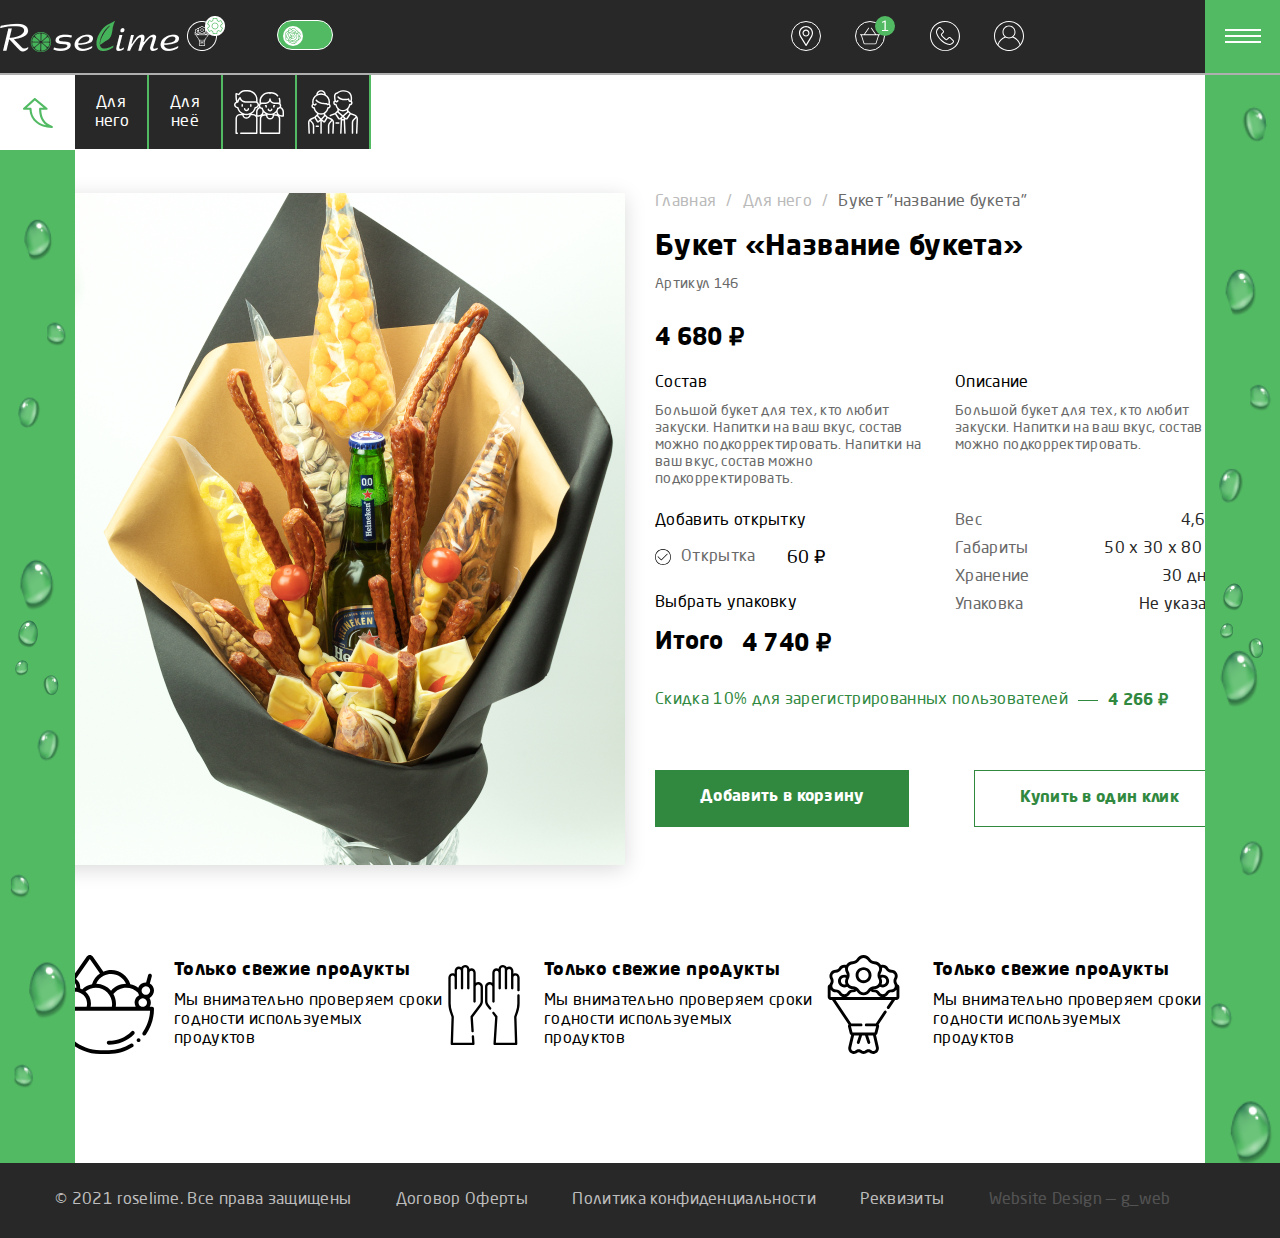
<file: product.html>
<!DOCTYPE html>
<html lang="en">
<head>
    <meta charset="UTF-8">
    <meta http-equiv="X-UA-Compatible" content="IE=edge">
    <meta name="viewport" content="width=device-width, initial-scale=1.0">
    <title>Букет</title>
    <link rel="stylesheet" href="css/main_main.css">
    <link rel="stylesheet" href="css/hamburger.css">
    <link rel="stylesheet" href="css/media.css">


<body>
    <div id="cursor" style="top: 7px; left: 1584px;" class="hidden cursor"></div>

    <aside  class="home-aside home-aside-left">

        <div class="home-aside__share-icon"></div>



        <div class="home-aside__decoration">

        </div>

    </aside>
    <aside  class="home-aside home-aside-right">

            <div class="home-aside__decoration">

            </div>

    </aside>

    <div class="slider-share slider-share-cat">
        <div class="slider-share__items">
            <a href="#" class="slider-share__item">
                <p class="slider-share__content"> Для него</p>
            </a>
            <a href="#" class="slider-share__item">
                <p class="slider-share__content">Для неё</p>
            </a>
            <a href="#" class="slider-share__item">
                <img src="img/young.svg" alt="" class="slider-share__content">
            </a>
            <a href="#" class="slider-share__item">
                <img src="img/old.svg" alt="" class="slider-share__content">
            </a>
        </div>
    </div>
    
    <header class="about-header">
        <div class="top-line">
            <a href="#" class="logo">
            </a>
            <div class="top-line__theme">
                <img src="img/switcher.png" alt="" class="top-line__switcher">
                <input type="checkbox" id="switch" name="theme" /><label for="switch"></label>
            </div>
            <div class="top-line-btns">
                <a href="#" class="top-line-btns__item">
                    <img src="img/geo.svg" alt="">
                </a>
                <a href="#" class="top-line-btns__item">
                    <img src="img/cart.svg" alt="">
                </a>
                <a href="#" class="top-line-btns__item top-line-btns__item_cart">
                    <img src="img/call.svg" alt="">
                </a>
                <a href="#" class="top-line-btns__item">
                    <img src="img/user.svg" alt="">
                </a>
            </div>
            <div class="menu-button-wrapper">
                <a href="#" class="menu-button"></a>
            </div>
            <nav class="nav">
                <a href="index.html" class="nav__item">
                    Главная
                </a>
                <a href="about.html" class="nav__item">
                    Контакты
                </a>
                <a href="certificate.html" class="nav__item">
                    Сертификаты
                </a>
                <a href="product.html" class="nav__item">
                    Продукт
                </a>
                <a href="catalog.html" class="nav__item">
                    Каталог
                </a>
                <a href="404.html" class="nav__item">
                    404
                </a>
            </nav>
        </div>
    </header>
    <section class="product-section" id="product-section">
        <div class="container">
            <div class="product-wrapper">
                <img src="img/product-item.png" alt="" class="product-img">
                <div class="product-desc">
                    <div class="breadcrumb">
                        <p>Главная</p>
                        <span>/</span>
                        <p>Для него</p>
                        <span>/</span>
                        <div class="breadcrumb__current">
                            Букет "название букета"
                        </div>
                    </div>
                    <h2 class="product-desc__heading">
                        Букет «Название букета»
                    </h2>
                    <p class="product-desc__articl">
                        Артикул 146
                    </p>
                    <p class="product-desc__price">
                        4 680 ₽
                    </p>
                    <div class="product-wrapper" style="margin-bottom: 24px;">
                        <div class="catalog-desription">
                            <p class="catalog-description__heading">
                                Состав
                            </p>
                            <p class="catalog-description__text">
                                Большой букет для тех, кто любит закуски. Напитки на ваш вкус, состав можно подкорректировать. Напитки 
                                на ваш вкус, состав можно подкорректировать. 
                            </p>
                        </div>
                        <div class="catalog-desription">
                            <p class="catalog-description__heading">
                                Описание
                            </p>
                            <p class="catalog-description__text">
                                Большой букет для тех, кто любит закуски. Напитки на ваш вкус, состав можно подкорректировать. 
                            </p>
                        </div>
                    </div>
                    <div class="product-wrapper">
                        <div class="catalog-packing">
                            <p class="catalog-packing__heading">Добавить открытку</p>
                            <div class="packing-price">
                                <div class="packing-succes">
                                    <img src="img/succes.svg" alt="">
                                    <p>Открытка</p>
                                </div>
                                <p class="packing-cost">60 ₽</p>
                            </div>
                            <p class="package">Выбрать упаковку</p>
                        </div>
                        <div class="catalog-charac">
                            <div class="catalog-set">
                                <p>Вес</p>
                                <span>4,6 кг</span>
                            </div>
                            <div class="catalog-set">
                                <p>Габариты</p>
                                <span>50 х 30 х 80 см</span>
                            </div>
                            <div class="catalog-set">
                                <p>Хранение</p>
                                <span>30 дней</span>
                            </div>
                            <div class="catalog-set">
                                <p>Упаковка</p>
                                <span>Не указано</span>
                            </div>
                        </div>
                    </div>
                    <div class="total-price">
                        <p>Итого</p>
                        <p>4 740 ₽</p>
                    </div>
                    <div class="product-sale">
                        <p>Скидка  10%  для зарегистрированных пользователей</p>
                        <span></span>
                        <p class="bold">4 266 ₽</p>
                    </div>
                    <div class="product-btn">
                        <a href="#" class="btn">
                            Добавить в корзину
                        </a>
                        <a class="btn-ghost">
                            Купить в один клик
                        </a>
                    </div>
                </div>
            </div>
        </div>
    </section>
    <section class="section-principles" id="section-principles">
        <div class="container">
            <div class="principles">
                <div class="principles__item">
                    <img src="img/ice.svg" alt="">
                    <div class="principles__wrapper">
                        <h4>Только свежие продукты</h4>
                        <p>Мы внимательно проверяем сроки 
                            годности используемых продуктов</p>
                    </div>
                
                <div class="principles__item">
                    <img src="img/hand.svg" alt="">
                    <div class="principles__wrapper">
                        <h4>Только свежие продукты</h4>
                        <p>Мы внимательно проверяем сроки 
                            годности используемых продуктов</p>
                    </div>
                
                <div class="principles__item">
                    <img src="img/flowers.svg" alt="">
                    <div class="principles__wrapper">
                        <h4>Только свежие продукты</h4>
                        <p>Мы внимательно проверяем сроки 
                            годности используемых продуктов</p>
                    </div>
                
            </div>
        </div>
    </section>
    <footer class="footer" id="footer">
        <div class="container"> 
            <a href="#" class="footer-link">
                © 2021 roselime. Все права защищены
            </a>
            <a href="#" class="footer-link">
                Договор Оферты
            </a>
            <a href="#" class="footer-link">
                Политика конфиденциальности
            </a>
            <a href="#" class="footer-link">
                Реквизиты
            </a>
            <a href="#" class="designer">
                Website Design — g_web
            </a>
        </div>
    </footer>
    <script src="js/jquery-3.5.1.min.js"></script>

    <script src="js/main.js"></script>
    <script src="js/test.js"></script>
</body>
</html>
</file>
<file: css/main.css>
/* fonts */

@font-face {
    font-family: 'Neo Sans Pro';
    src: url('../fonts/NeoSansPro-Bold.eot');
    src: url('../fonts/?#iefix') format('embedded-opentype'),
    url('../fonts/NeoSansPro-Bold.woff') format('woff'),
    url('../fonts/NeoSansPro-Bold.ttf') format('truetype');
    font-weight: 700;
}
@font-face {
    font-family: 'Neo Sans Pro';
    src: url('../fonts/NeoSansPro-Regular.eot');
    src: url('../fonts/NeoSansPro-Regular.eot?#iefix') format('embedded-opentype'),
    url('../fonts/NeoSansPro-Regular.woff') format('woff'),
    url('../fonts/NeoSansPro-Regular.ttf') format('truetype');
    font-weight: 400;
}
@font-face {
    font-family: 'Neo Sans Pro Medium';
    src: url('../fonts/NeoSansPro-Medium.eot');
    src: url('../fonts/NeoSansPro-Medium.eot?#iefix') format('embedded-opentype'),
    url('../fonts/NeoSansPro-Medium.woff') format('woff'),
    url('../fonts/NeoSansPro-Medium.ttf') format('truetype');
    font-weight: 500;
}

/* specification */
html {
    --toggle-bg: #52BA63;
    --toggle-border: 1px solid #FFFFFF;
    --header-bg: url('../img/header-bg.png');
    --text: rgb(0, 0, 0);
    --bg: #fff;
    --top-bg: #282828;
    --site-bg: #fff;
}
html[data-theme='dark'] {
    --toggle-bg: none;
    --toggle-border: 1px solid #FFFFFF;
    --header-bg: url('../img/header-bg-dark.png');
    --text: rgb(255, 255, 255); 
    --bg: #22222A;
    --top-bg: #22222A;
    --site-bg: #45474C;

}


input#switch {
	height: 0;
	width: 0;
	visibility: hidden;
    position: absolute;
}

label {
	cursor: pointer;
	text-indent: -9999px;
	width: 56px;
	height: 30px;
    background: var(--toggle-bg);
	float: right;
	border-radius: 100px;
    border: var(--toggle-border);
	position: relative;
    margin-top: 4px;
}

label:after {
	content: '';
	position: absolute;
	top: 5px;
	left: 5px;
	width: 20px;
	height: 20px;
	background: #fff;
    background-image: url('../img/rose_toggle.svg');
    background-repeat: no-repeat;
    background-position: center;
	border-radius: 90px;
	transition: 0.3s;
}

input:checked + label {
	background: var(--toggle-bg);
}

input:checked + label:after {
	left: calc(100% - 5px);
	transform: translateX(-100%);
}

label:active:after {
	width: 45px;
}

html.transition,
html.transition *,
html.transition *:before,
html.transition *:after {
  transition: all 450ms !important;
  transition-delay: 0s !important;
}



body {
    font: 400 16px 'Neo Sans Pro', sans-serif;
    letter-spacing: 0.02em;
    padding: 0;
    margin: 0;
    color: var(--text);
    position: relative;
    background: var(--site-bg);
    overflow: hidden;
}


.main-bg {
    overflow: hidden;
}

* {
    box-sizing: border-box;
}

.container {
    width: 84.5%;
    margin: 0 auto;
}

button {
    outline: none;
    border: none;
    background: transparent;
    padding: 0;
    margin: 0;
    padding: 0;
    font: inherit;
}

input {
    border: none;
    outline: none;
    letter-spacing: inherit;
}

input::-webkit-outer-spin-button,
input::-webkit-inner-spin-button {
    -webkit-appearance: none;
}

h1,
h2,
h3,
h4,
h5,
h6 {
    font-weight: 700;
    line-height: 1.2em;
    margin: 0;
}

h1 {
    font-size: 40px;
    color: var(--headings);
}

h2 {
    font-size: 28px;
}

h3 {
    font-size: 20px;
}

h4 {
    font-size: 16px;
}

p {
    margin: 0;
}

ul,
li {
    display: block;
    padding: 0;
    margin: 0;
    transition: all 0.5s ease;
}

a {
    text-decoration: none;
    transition: all 0.5s ease;
    color: #fff;
}

a:hover {
    text-decoration: none;
}

img {
    max-width: 100%;
    object-fit: cover;
}

section {
    padding-top: 120px;
}

.section-heading {
    margin-bottom: 60px;
}

.home-aside-double {
    height: 3163px!important;
    background-image: url('../img/decor-aside.png');
    background-repeat: no-repeat;
    background-position: center;
}
.home-aside-right {
    background-image: url('../img/home-aside-decor-right.png');
    background-repeat: no-repeat;
}
/* header */
.header-bg {
    display: block;
    background-image: var(--header-bg);
    background-repeat: no-repeat;
    background-size: cover;
    width: 80%;
    height: 100%;
    position: absolute;
    z-index: 1;
}
.home-header {
    color: #000;
    height: 100%;
    background: var(--bg);
}

.top-line {
    position: absolute;
    width: 100%;
    height: 75px;
    top: 0;
    border-bottom: 2px solid #AFAFAF;
    background: var(--top-bg);
    z-index: 300;
    display: flex;
    align-items: center;
}

.logo {
    width: 179px;
    height: 31px;
    background: url('../img/logo.png') no-repeat center right;
    flex: 0 0 14%;
    text-align: right;
    justify-content: flex-end;
}

.top-line__theme {
    flex: 0 0 12%;
    text-align: right;
}

.top-line-btns {
    flex: 0 0 54%;
    text-align: right;

}

.menu-button-wrapper {
    flex: 0 0 20%;
    text-align: right;
}

.top-line__switcher {
    margin-right: 40px;
}

.top-line-btns__item {
    width: 31px;
    height: 31px;
}

.top-line-btns__item:not(:last-child) {
    margin-right: 30px;
}
.top-line-btns__item_cart {
    margin-right: 20px;
}

.menu-button {
    position: absolute;
    top: 0;
    right: 0;
    width: 75px;
    height: 72.5px;
    background-color: #52BA63;
    background-image: url('../img/bar-solid.svg');
    background-repeat: no-repeat;
    background-position: center;
}

.home-header__content {
    height: 100%;
}

.home-aside {
    background-color: #52BA63;
    width: 75px;
    height: 100%;
    position: absolute;
    top: 0;
    padding-top: 75px;
    display: flex;
    flex-direction: column;
    justify-content: center;
    align-items: center;
    z-index: 200;
}
.home-aside__decoration {
    flex: 1 0 0;
    background-image: url('../img/decoration.png');
    background-repeat: no-repeat;
    width: 100%;
    background-position: center;
}
.home-aside__soc {
    flex: 1 0 0;   
}
.home-aside__share-icon {
    background-color: #fff;
    width: 75px;
    flex: 0 0 75px;
    background-image: url('../img/share-solid.svg');
    background-repeat: no-repeat;
    background-position: center;
}

.home-aside__soc-items {
    display: flex;
    flex-direction: column;
}
.soc-item {
    height: auto;
}
.soc-item:not(:last-child) {
    margin-bottom: 30px;
}

/* slider */

.slider-container {
    padding-left: 75px;
    width: 100%;
    height: 100%;
    overflow: hidden;
    position: relative;
}

.slider-bottom {
    position: absolute;
    bottom: 0;
    height: 75px;
    display: flex;
    align-items: center;
    left: 75px;
    /* background-color: #777; */
    z-index: 25;
    width: calc(75% - 75px);
}

.slider-share {
    flex: 0 1 auto;
}

.slider-navigation__container {
    max-width: 58px;
    position: relative;
    margin: auto;
    bottom: -10px;
}
.slider-pagination {
    flex: 0 0 140px;
    display: flex;
    justify-content: center;
    height: 75px;
    align-items: center;
}

.swiper-button-prev {
    left: 0;
}
.swiper-button-next {
    right: 0;
}
.swiper-pagination {
    bottom: 30px;
}
.swiper-pagination-bullet {
    width: 6px;
    height: 6px;   
    opacity: 1;
    background: #aaa;
    margin: 0 7px;
}
.swiper-pagination-bullet-active {
    background-color: #52BA63;
    position: relative;
}
.swiper-pagination-bullet-active:before {
    content: '';
    width: 14px;
    height: 14px;
    border: 1px solid #52BA63;
    border-radius: 100px;
    position: absolute;
    top: -5px;
    left: -5px; 
}

.slider-scrollbar {
    flex: 1 0 0;

}
.swiper-scrollbar {
    height: 2px;
    background: #AAAAAA;
    border-radius: 5px;
}
.swiper-scrollbar-drag {
    height: 4px;
    background: #52BA63;
    box-shadow: 0px 0px 5px rgba(100, 100, 100, 0.44);
    border-radius: 10px;
    top: -1px;
    cursor: pointer;
}

.slider-navigation {
    flex: 0 0 140px;
    position: relative;
}

.swiper-button-next, .swiper-button-prev {
    width: 24px;
    height: 24px;
    color: #52BA63;
    border-radius: 100px;
    border: 2px solid #52BA63;
}
.swiper-button-next:after, .swiper-button-prev:after {
    font-size: 10px;
}

.slider-share__items {
    display: flex;
    align-items: center;
}
.slider-share__item {
    width: 74px;
    height: 74px;       
    border-right: 2px solid #52BA63;
    background: #282828;
    position: relative;
}
.slider-share__item:hover {
    color: #fff;
    background: #52BA63;
}
.slider-share__item p {
    width: 33px;
    font-weight: 400;
    display: inline-block;
    position: absolute;
    top: 25%;
    text-align: center;
}
.slider-share__content {
    position: absolute;
    top: 0;
    bottom: 0;
    left: 0;
    right: 0;
    margin: auto;
}

.swiper-img {
    position: absolute;
    left: 0;
    width: 100%;
    height: 100%;
    z-index: 1;
    bottom: 0;
    z-index: 20;
}

.slider-img-bg {
    height: 100%;
    background-position: 55% bottom;
    background-repeat: no-repeat;
    max-width: 100%;
}

.swiper-slide-img {
    justify-content: flex-end;
    width: 100%;

}

.swiper-slide-img img {
    position: absolute;
    left: 38%;
    bottom: 0;
    width: 50%;
}

/* .swiper-slide-img:nth-child(1) {
    padding-left: 11%;
}
.swiper-slide-img:nth-child(2) {
    margin-left: -3%;
} */

 /* .swiper-slide-img:nth-child(3) {
    margin-left: -9%;
} */

/* .swiper-slide-img:nth-child(4) {
    margin-top: 5%;
    margin-left: 3%;
}  */


.slider-text {
    position: absolute;
    width: 100%;
    z-index: 100;
}
.slider-text__slide {
    display: flex;
    justify-content: center;
    flex-direction: column;
    width: 100%;
    padding: 15% 0 0 10%;
    color: var(--text);
} 

.slider-text__heading {
    width: 470px;
}

.slider-text__paraghraph {
    width: 280px;
    margin: 30px 0;
}

.slider-text__btn {
    display: block;
    padding: 18px 63px;
    width: 258px;
    font-weight: 700;
    background: #52BA63;
}


.slider-text__btn:hover  {

    background: #31893F;

    filter: drop-shadow(0px 2px 2px rgba(0, 0, 0, 0.10));
}



.slider-text__slide:nth-child(4) .slider-text__heading {
    width: 400px!important;
}

.slider-gear {
    position: absolute;
    width: 463px;
    height: 463px;
    background-image: url('../img/rose.svg');
    background-size: contain;
    background-position: center;
    background-repeat: no-repeat;
    top: 50%;
    right: calc(19.5% - 231px);
    margin-top: calc(-200px);
    z-index: 10;
}

.slider-pagination-count {
    position: absolute;
    right: 48px;
    top: 119px;
    z-index: 100;
    width: 120px;
    height: 60px;   
    color: rgba(82, 186, 99, 0.49);
    font-size: 16px;
}
.current {
    font-weight: 500;
    font-size: 26px;
    color: #52BA63;
    display: inline-block;
    min-width: 42px;
}

.slider-pagination-current {
    font-size: 140px;
    color: rgba(82, 186, 99, 0.37);
    position: absolute;
    width: 170px;
    height: 168px;
    bottom: 20px;
    right: 40px;
}

/* page about us */

.home-aside-right {
    right: 0;
}

.about {
    color: var(--text);;
}

.about-wrapper {
    display: flex;
    justify-content: space-between;
    flex-wrap: wrap;
    margin-top: 60px;
}
.about-text,
.about-img {
    width: 48%;
}

.about-list {
    margin-top: 43px;
}

.about-list__item {
    display: flex;
}
.about-list__item:not(:last-child) {
    margin-bottom: 30px;
}

.about-list__wrapper {
    margin-left: 20px;
}

.about-list__heading {
    font-weight: 700;
    margin-bottom: 10px;
}

.about-list__img {
    width: 80px;
    height: 80px;
}



.bonus-wrapper {
    display: flex;
    align-items: center;
    position: relative;
    margin-top: 60px;
}

.bonus-text {
    width: 645px;
    margin-left: 33px;
}

.bonus-text p:not(:last-child) {
    margin-bottom: 13px;
}

.present {
    position: absolute;
    top: 0;
    right: 20px;
    z-index: -1;
}

.devilery-wrapper {
    display: flex;
}

.delivery-heading {
    margin-bottom: 20px;
}

.delivery-item {
    width: 463px;
}

.delivery-item:not(:last-child) {
    margin-right: 167px;
}

.map-img {
    width: 100%;
    height: 100%;
    margin-top: 60px;
}

.team-section {
    padding-bottom: 120px;
}
.team {
    display: flex;
    flex-wrap: wrap;
}

.team-item:not(:last-child) {
    margin-right: 157px;
}

.team-item img {
    margin-bottom: 30px;
}
.team-item p:not(:last-child) {
    margin-bottom: 10px;
}

.team-name {
    font-weight: 700;
}

.footer {
    background: #282828;
    position: absolute;
    width: 100%;
    height: 75px;
    z-index: 10;
    display: flex;
    align-items: center;
    padding: 0 5%x;
}

.footer-link {
    color: #BDBDBD;
}
.footer-link:hover {
    color: #767676;

}
.footer-link:not(:last-child) {
    margin-right: 40px;
}

.designer {
    color: #FFFFFF;
    opacity: 0.2;
    margin-right: auto;
}
.designer:hover {
    color: #fff;
    opacity: 0.3;
}

#cursor {
    position: absolute;
    border-radius: 100%;
    -webkit-user-select: none;
    -moz-user-select: none;
    -ms-user-select: none;
    user-select: none;
    pointer-events: none;
    z-index: 10000;
    width: 20px;
    height: 20px;
    background: url(../img/cursor/lime.png) no-repeat center/contain;
    -webkit-transform: scale(1);
    -ms-transform: scale(1);
    transform: scale(1);
    margin: -8.5px 0 0 -8.5px;
}

@media screen and (max-width: 1400px) {
    
    /* .slider-text__slide {
        padding-top: 20%;
    } */
    .current {
        min-width: unset;
    }
    .slider-img-bg {
        background-position: 60% bottom;
        background-size: 30%;
    }
    .swiper-slide-img:nth-child(3) .slider-img-bg,
    .swiper-slide-img:nth-child(4) .slider-img-bg {
        background-size: 40%;
    }
    h1.slider-text__heading {
        font-size: 30px;
        width: 400px;
    }

    .slider-gear {
        width: 350px;
    }
    .slider-pagination-current {
        width: unset;
        height: unset;
        font-size: 80px;
        bottom: 3%;
        right: 3%;
    }
}

@media screen and (max-width: 1200px) {
    .top-line {
        padding-left: 74px;
    }
	.top-line > * {
        flex-basis: unset;  
    }
    .top-line .logo {
        margin-right: 40px;
    }
    .top-line .top-line__theme {
        margin-right: 47px;
    }
    .top-line .top-line-btns__item:not(:last-child) {
        margin-right: 10px;
    }
    .slider-scrollbar {
        display: none;
    }
}
</file>
<file: css/body.css>
body, html {
    height: 100%;
}
</file>
<file: css/hamburger.css>
.nav.active {
    display: flex;
}
.nav {
    display: none;
    flex-direction: column;
    position: absolute;
    top: 73px;
    right: 0;
    background: #282828;
    z-index: 6000;
}
.nav__item {
    padding: 11px 26px 8px 18px;
        color: #fff;
        font-weight: 400;

}
.nav__item:hover {
    color: #52BA63;
}
.nav__item:not(:last-child) {
    border-bottom: 1px solid #4F4F4F;
}

.nav__item:hover .cursor {
    
}
</file>
<file: css/media.css>
@media (max-width: 1200px) {
        .container {
            width: 800px;
        }
        .about-wrapper {
            display: block;
        }
        .about-text, .about-img {
            width: 100%;
        }
        .about-img {
            margin-top: 40px;
        }
        .bonus-wrapper {
            display: block;
        }
        .bonus-text {
            margin-left: 0;
            width: 454px;
            margin-top: 30px;
        }
        .devilery-wrapper {
            display: block;
        }
        .delivery-item:not(:last-child) {
            margin-bottom: 30px;
        }
        .team-item:not(:last-child) {
            margin-right: 0;
        }
        .team-item:last-child {
            margin-top: 30px;
        }
        .team {
            justify-content: space-evenly;
        }
        .designer {
            display: none;
        }
        .footer {
            font-size: 12px;
        }
        .footer-link:not(:last-child) {
            margin-right: 30px;
        }
        .bonus-img {
            width: 100%;
        }
        .bonus-img img {
            width: 100%;
        }
        .present {
            top: 70%;
            width: 25%;
        }
        .top-line-btns {
            margin-left: 100px;
            flex-basis: 25%;
        }
        .top-line__theme {
            display: flex;
            justify-content: space-between;
            margin-left: 30px;
            flex-basis: 16%;

        }
        .top-line-btns__item:not(:last-child) {
            margin-right: 10px;
        }
        .sertificate-list {
            justify-content: space-around;
        }
        .sertificate-item {
            width: auto;
            margin-bottom: 25px;
        }
        .error-heading p {
            font-size: 60px;
        }
        .error-heading span {
            font-size: 80px;
        }
        .error-heading {
            width: 292px;
        }
        .error-text {
            font-size: 14px;
        }
        .error-error {
            font-size: 18px;
        }
        .product-wrapper {
            flex-direction: column;
        }
        .product-desc {
            margin-top: 30px;
        }
        .principles {
            display: flex;
            flex-wrap: wrap;
            justify-content: space-evenly;
        }
        .footer-error {
            position: absolute;
            bottom: 0;
        }
        .slider-img-bg {
            background-position: 65% bottom;
        }
        .slider-text__slide {
            padding: 15% 0 0 10%;
        }
    }


    @media (max-width: 992px) {
        .container {
            width: 580px;
        }
        .top-line-btns {
            margin-left: 0;
        }
        .top-line__theme {
            margin-right: 30px!important;
        }
        .top-line__switcher {
            margin-right: 15px;
        }
        .sertificate-text {
            width: 100%;
        }
        .sertificate-item {
            margin-bottom: 30px;
        }
        .logo {
            flex-basis: 25%;
        }
        .error-error {
            margin-top: 30px;
            width: 300px;
        }
        .principles__item {
            margin-bottom: 30px;
        }
        .catalog-item {
            width: 281px;
        }
        .catalog-img {
            width: 281px;
        }
        .catalog-item__text {
            width: 281px;
        }
        .catalog-img img {
            width: 100%;
        }
        .slider-text__heading {
            font-size: 30px;
        }
        .slider-gear {
            z-index: 0;
            width: 290px;
            right: calc(30.5% - 231px);
        }
    }  

    @media (max-width: 768px) {
        .container {
            width: 420px;
        }
        .top-line-btns {
            display: none;
        }
        .top-line__switcher {
            display: none;
        }
        .top-line {
            justify-content: space-between;
        }
        h2 {
            font-size: 20px;
        }
        .bonus-text {
            width: 100%;
        }
        .delivery-text {
            width: 320px;
        }
        .team-item {
            margin-bottom: 30px;
        }
        .designer {
            display: block;
        }
        .footer {
            height: 268px;
        }
        .footer-wrapper {
            display: flex;
            flex-direction: column;
            text-align: center;
            justify-content: space-evenly;
            height: 190px;
        }
        .footer-link:not(:last-child) {
            margin-right: 0;
        }

        .designer {
            margin: 0 auto;
        }
        .logo {
            flex-basis: 35%;
        }
        .footer-error-{
            height: 100px!important;
            padding: 30px 0;
        } 
        .error-error {
            margin-top: 30px;
            width: 300px;
            margin-left: 0;
        }
        .product-btn {
            flex-direction: column;
            width: 270px;
        }
        .btn-ghost {
            margin-top: 30px;
        }
        .product-sale {
            display: none;
        }
        .total-price {
            margin-bottom: 10px;
        }
        .catalog-item {
            width: 100%;        }
        .catalog-img {
            width: 100%;        }
        .catalog-item__text {
            width: 100%;        }
        .slider-pagination-count,
        .slider-pagination-current {
            display: none;
        }
        .slider-pagination {
            flex: 0 0 90px;
        }
        .swiper-pagination {
            display: flex;
        }

    }
    @media (max-width: 375px) {
        .slider-share {
            display: none;
        }
    }
    @media (max-width: 576px) {
        .container {
            width: 290px;
            margin: 0 auto;
            overflow-x: hidden;
        }
        .text-wrapper {
            margin-top: 25px;
        }
        .slider-text__heading {
            font-size: 27px!important;
            width: 320px!important;
        }
        .slider-gear {
            display: none;
        }
        .header-bg {
            width: 100%;
        }
        .slider-img-bg {
            display: none;
        }
        .top-line__theme {
            display: none;
        }
        .top-line {
            padding-left: 0;
        }
        .logo {
            margin-left: 20px;
        }
        .present {
            display: none;
        }
        section {
            padding-top: 60px;
        }
        .about {
            padding-top: 137px;
        }
        .logo {
            flex-basis: 55%;
        }
        .sertificate-item {
            width: 100%;
        }
        .catalog-item {
            width: 100%;
        }
        .catalog-item__parag {
            width: 260px;
        }
        .catalog-wrapper {
            width: 100%;
        }
        .catalog-price {
            width: 260px;
        }
        .error-error {
            width: 280px;   
        }
        .error-section {
            padding: 90px 0 0 0;
        }
        .principles__item {
            width: 100%;
            font-size: 14px;
        }
        h4 {
            font-size: 16px;
            width: 190px;
        }
        .principles__item p {
            width: 190px;
        }
    }
</file>
<file: css/main_main.css>
/* fonts */

@font-face {
    font-family: 'Neo Sans Pro';
    src: url('../fonts/NeoSansPro-Bold.eot');
    src: url('../fonts/?#iefix') format('embedded-opentype'),
    url('../fonts/NeoSansPro-Bold.woff') format('woff'),
    url('../fonts/NeoSansPro-Bold.ttf') format('truetype');
    font-weight: 700;
}
@font-face {
    font-family: 'Neo Sans Pro';
    src: url('../fonts/NeoSansPro-Regular.eot');
    src: url('../fonts/NeoSansPro-Regular.eot?#iefix') format('embedded-opentype'),
    url('../fonts/NeoSansPro-Regular.woff') format('woff'),
    url('../fonts/NeoSansPro-Regular.ttf') format('truetype');
    font-weight: 400;
}
@font-face {
    font-family: 'Neo Sans Pro Medium';
    src: url('../fonts/NeoSansPro-Medium.eot');
    src: url('../fonts/NeoSansPro-Medium.eot?#iefix') format('embedded-opentype'),
    url('../fonts/NeoSansPro-Medium.woff') format('woff'),
    url('../fonts/NeoSansPro-Medium.ttf') format('truetype');
    font-weight: 500;
}

/* specification */
html {
    --toggle-bg: #52BA63;
    --toggle-border: 1px solid #FFFFFF;
    --header-bg: url('../img/header-bg.png');
    --text: rgb(0, 0, 0);
    --bg: #fff;
    --top-bg: #282828;
    --site-bg: #fff;
    --like: url('..img/');
    --catalog-bg: url('../img/catalog-bg.png');
    --sale: #31893F;
}
html[data-theme='dark'] {
    --toggle-bg: none;
    --toggle-border: 1px solid #FFFFFF;
    --header-bg: url('../img/header-bg-dark.png');
    --text: rgb(255, 255, 255); 
    --bg: #22222A;
    --top-bg: #22222A;
    --site-bg: #45474C;
    --catalog-bg: url('../img/catalog-bg-dark.png');
    --sale: #fff;

}

#cursor {
    position: absolute;
    border-radius: 100%;
    -webkit-user-select: none;
    -moz-user-select: none;
    -ms-user-select: none;
    user-select: none;
    pointer-events: none;
    z-index: 10000;
    width: 20px;
    height: 20px;
    background: url(../img/cursor/lime.png) no-repeat center/contain;
    -webkit-transform: scale(1);
    -ms-transform: scale(1);
    transform: scale(1);
    margin: -8.5px 0 0 -8.5px;
}
input[type=checkbox]{
	height: 0;
	width: 0;
	visibility: hidden;
}

label {
	cursor: pointer;
	text-indent: -9999px;
	width: 56px;
	height: 30px;
    background: var(--toggle-bg);
	float: right;
	border-radius: 100px;
    border: var(--toggle-border);
	position: relative;
    margin-top: 4px;
}

label:after {
	content: '';
	position: absolute;
	top: 5px;
	left: 5px;
	width: 20px;
	height: 20px;
	background: #fff;
    background-image: url('../img/rose_toggle.svg');
    background-repeat: no-repeat;
    background-position: center;
	border-radius: 90px;
	transition: 0.3s;
}

input:checked + label {
	background: var(--toggle-bg);
}

input:checked + label:after {
	left: calc(100% - 5px);
	transform: translateX(-100%);
}

label:active:after {
	width: 45px;
}

html.transition,
html.transition *,
html.transition *:before,
html.transition *:after {
  transition: all 450ms !important;
  transition-delay: 0 !important;
}



body {
    font: 400 16px 'Neo Sans Pro', sans-serif;
    letter-spacing: 0.02em;
    padding: 0;
    margin: 0;
    color: var(--text);
    position: relative;
    background: var(--site-bg);
}
.nav.active {
    display: flex;
}
.nav {
    display: none;
    flex-direction: column;
    position: absolute;
    top: 0;
    right: 70px;
    background: rgb(133, 133, 133);
    z-index: 6000;
}
.nav__item {
    padding: 10px 26px 10px 18px;
color: #fff;
}

* {
    box-sizing: border-box;
}

.container {
    width: 1170px;
    margin: 0 auto;
}

button {
    outline: none;
    border: none;
    background: transparent;
    padding: 0;
    margin: 0;
    padding: 0;
    font: inherit;
}

input {
    border: none;
    outline: none;
    letter-spacing: inherit;
}

input::-webkit-outer-spin-button,
input::-webkit-inner-spin-button {
    -webkit-appearance: none;
}

h1,
h2,
h3,
h4,
h5,
h6 {
    font-weight: 700;
    line-height: 1.2em;
    margin: 0;
}

h1 {
    font-size: 40px;
    color: var(--headings);
}

h2 {
    font-size: 28px;
}

h3 {
    font-size: 20px;
}

h4 {
    font-size: 18px;
}

p {
    margin: 0;
}

ul,
li {
    display: block;
    padding: 0;
    margin: 0;
    transition: all 0.5s ease;
}

a {
    text-decoration: none;
    transition: all 0.5s ease;
    color: #fff;
}

a:hover {
    text-decoration: none;
}

img {
    max-width: 100%;
    object-fit: cover;
}

section {
    padding-top: 120px;
}

.section-heading {
    margin-bottom: 60px;
}

.home-aside-left {
    background-image: url('../img/decor-l.png');
    background-repeat: no-repeat;
    background-position: center;
    background-size: cover;
}
.home-aside-right {
    background-image: url('../img/decor-r.png');
    background-repeat: no-repeat;
    background-position: center;
    background-size: cover;
    right: 0;
}
/* header */
.header-bg {
    display: block;
    background-image: var(--header-bg);
    background-repeat: no-repeat;
    width: 80%;
    height: 100%;
    position: absolute;
    z-index: 1;
}
.home-header {
    color: #000;
    height: 100%;
    background: var(--bg);
}

.top-line {
    position: absolute;
    width: 100%;
    height: 75px;
    top: 0;
    border-bottom: 2px solid #AFAFAF;
    background: var(--top-bg);
    z-index: 10;
    display: flex;
    align-items: center;
}

.logo {
    width: 179px;
    height: 31px;
    background: url('../img/logo.png') no-repeat center right;
    flex: 0 0 14%;
    text-align: right;
    justify-content: flex-end;
}

.top-line__theme {
    flex: 0 0 12%;
    text-align: right;
}

.top-line-btns {
    flex: 0 0 54%;
    text-align: right;

}

.menu-button-wrapper {
    flex: 0 0 20%;
    text-align: right;
}

.top-line__switcher {
    margin-right: 40px;
}

.top-line-btns__item {
    width: 31px;
    height: 31px;
}

.top-line-btns__item:not(:last-child) {
    margin-right: 30px;
}
.top-line-btns__item_cart {
    margin-right: 20px;
}

.menu-button {
    position: absolute;
    top: 0;
    right: 0;
    width: 75px;
    height: 72.5px;
    background-color: #52BA63;
    background-image: url('../img/bar-solid.svg');
    background-repeat: no-repeat;
    background-position: center;
}

.home-header__content {
    height: 100%;
}

.home-aside {
    background-color: #52BA63;
    width: 75px;
    height: 100%;
    position: absolute;
    top: 0;
    padding-top: 75px;
    display: flex;
    flex-direction: column;
    justify-content: center;
    align-items: center;
    z-index: 5;
}
.home-aside__decoration {
    flex: 1 0 0;
    background-image: url('../img/decoration.png');
    background-repeat: no-repeat;
    width: 100%;
    background-position: center;
}
.home-aside__soc {
    flex: 1 0 0;   
}
.home-aside__share-icon {
    background-color: #fff;
    width: 75px;
    flex: 0 0 75px;
    background-image: url('../img/share-solid.svg');
    background-repeat: no-repeat;
    background-position: center;
}

.home-aside__soc-items {
    display: flex;
    flex-direction: column;
}
.soc-item {
    height: auto;
}
.soc-item:not(:last-child) {
    margin-bottom: 30px;
}

/* slider */

.slider-container {
    padding-left: 75px;
    width: 100%;
    height: 100%;
    overflow: hidden;
    position: relative;
}

.slider-bottom {
    position: absolute;
    bottom: 0;
    height: 75px;
    display: flex;
    align-items: center;
    left: 75px;
    /* background-color: #777; */
    z-index: 5;
    width: calc(75% - 75px);
}

.slider-share {
    flex: 0 1 auto;
}

.slider-share-cat {
    position: absolute;
    top: 75px;
    left: 75px;
}

.slider-navigation__container {
    max-width: 58px;
    position: relative;
    margin: auto;
    bottom: -10px;
}
.slider-pagination {
    flex: 0 0 140px;
    display: flex;
    justify-content: center;
    height: 75px;
    align-items: center;
}
.swiper-button-prev {
    left: 0;
}
.swiper-button-next {
    right: 0;
}
.swiper-pagination {
    bottom: 30px;
}
.swiper-pagination-bullet {
    width: 6px;
    height: 6px;   
    opacity: 1;
    background: #aaa;
    margin: 0 7px;
}
.swiper-pagination-bullet-active {
    background-color: #52BA63;
    position: relative;
}
.swiper-pagination-bullet-active:before {
    content: '';
    width: 14px;
    height: 14px;
    border: 1px solid #52BA63;
    border-radius: 100px;
    position: absolute;
    top: -5px;
    left: -5px; 
}

.slider-scrollbar {
    flex: 1 0 0;

}
.swiper-scrollbar {
    height: 2px;
    background: #AAAAAA;
    border-radius: 5px;
}
.swiper-scrollbar-drag {
    height: 4px;
    background: #52BA63;
    box-shadow: 0px 0px 5px rgba(100, 100, 100, 0.44);
    border-radius: 10px;
    top: -1px;
}

.slider-navigation {
    flex: 0 0 140px;
    position: relative;
}

.swiper-button-next, .swiper-button-prev {
    width: 24px;
    height: 24px;
    color: #52BA63;
    border-radius: 100px;
    border: 2px solid #52BA63;
}
.swiper-button-next:after, .swiper-button-prev:after {
    font-size: 10px;
}

.slider-share__items {
    display: flex;
    align-items: center;
}
.slider-share__item {
    width: 74px;
    height: 74px;       
    border-right: 2px solid #52BA63;
    background: #282828;
    position: relative;
}
.slider-share__item:hover {
    color: #fff;
    background: #52BA63;
}
.slider-share__item p {
    width: 33px;
    font-weight: 400;
    display: inline-block;
    position: absolute;
    top: 25%;
    text-align: center;
}
.slider-share__content {
    position: absolute;
    top: 0;
    bottom: 0;
    left: 0;
    right: 0;
    margin: auto;
}

.swiper-img {
    position: absolute;
    left: 48%;
    width: 100%;
    height: 100%;
    z-index: 1;
    top: 15%;
}

.swiper-slide-img {
    justify-content: flex-end;
    width: 100%;

}

.swiper-slide-img:nth-child(1) {
    padding-left: 11%;
}
.swiper-slide-img:nth-child(2) {
    margin-left: -3%;
}

 .swiper-slide-img:nth-child(3) {
    margin-left: -9%;
}

/* .swiper-slide-img:nth-child(4) {
    margin-top: 5%;
    margin-left: 3%;
}  */


.slider-text {
    position: absolute;
    width: 100%;
}
.slider-text__slide {
    display: flex;
    justify-content: center;
    flex-direction: column;
    width: 100%;
    padding: 15% 0 0 10%;
    color: var(--text);
} 

.slider-text__heading {
    width: 470px;
}

.slider-text__paraghraph {
    width: 280px;
    margin: 30px 0;
}

.slider-text__btn {
    display: block;
    padding: 18px 63px;
    width: 258px;
    font-weight: 700;
    background: #31893F;
}

.slider-text__slide:nth-child(4) .slider-text__heading {
    width: 400px!important;
}

.slider-gear {
    position: absolute;
    width: 463px;
    height: 463px;
    background-image: url('../img/rose.svg');
    background-size: cover;
    background-position: center;
    top: 50%;
    right: calc(19.5% - 231px);
    margin-top: calc(-200px);
    z-index: 0;
}

.slider-pagination-count {
    position: absolute;
    right: 48px;
    top: 119px;
    z-index: 6;
    width: 120px;
    height: 60px;   
    color: rgba(82, 186, 99, 0.49);
    font-size: 16px;
}
.current {
    font-weight: 500;
    font-size: 26px;
    color: #52BA63;
    display: inline-block;
    min-width: 42px;
}

.slider-pagination-current {
    font-size: 140px;
    color: rgba(82, 186, 99, 0.37);
    position: absolute;
    width: 170px;
    height: 168px;
    bottom: 20px;
    right: 40px;
}

/* page about us */

.home-aside-right {
    right: 0;
}

.about {
    color: var(--text);;
}

.about-wrapper {
    display: flex;
    justify-content: space-between;
    flex-wrap: wrap;
    margin-top: 60px;
}
.about-text,
.about-img {
    width: 48%;
}

.about-list {
    margin-top: 43px;
}

.about-list__item {
    display: flex;
}
.about-list__item:not(:last-child) {
    margin-bottom: 30px;
}

.about-list__wrapper {
    margin-left: 20px;
}

.about-list__heading {
    font-weight: 700;
    margin-bottom: 10px;
}

.about-list__img {
    width: 80px;
    height: 80px;
}



.bonus-wrapper {
    display: flex;
    align-items: center;
    position: relative;
    margin-top: 60px;
}

.bonus-text {
    width: 645px;
    margin-left: 33px;
}

.bonus-text p:not(:last-child) {
    margin-bottom: 13px;
}

.present {
    position: absolute;
    top: 0;
    right: 20px;
    z-index: -1;
}

.devilery-wrapper {
    display: flex;
}

.delivery-heading {
    margin-bottom: 20px;
}

.delivery-item {
    width: 463px;
}

.delivery-item:not(:last-child) {
    margin-right: 167px;
}

.map-img {
    width: 100%;
    height: 100%;
    margin-top: 60px;
}

.team-section {
    padding-bottom: 120px;
}
.team {
    display: flex;
    flex-wrap: wrap;
}

.team-item:not(:last-child) {
    margin-right: 157px;
}

.team-item img {
    margin-bottom: 30px;
}
.team-item p:not(:last-child) {
    margin-bottom: 10px;
}

.team-name {
    font-weight: 700;
}

.footer {
    background: #282828;
    position: absolute;
    width: 100%;
    height: 75px;
    z-index: 10;
    display: flex;
    align-items: center;
    padding: 0 5%x;
}

.footer-link {
    color: #BDBDBD;
}
.footer-link:hover {
    color: #767676;

}
.footer-link:not(:last-child) {
    margin-right: 40px;
}

.designer {
    color: #FFFFFF;
    opacity: 0.2;
    margin-right: auto;
}
.designer:hover {
    color: #fff;
    opacity: 0.3;
}


/* certificate page */

.sertificate-text {
    width: 797px;
}

.sertificate-heading {
    margin-bottom: 60px;
}

.certificate-kart {
    padding-bottom: 120px;
}
.sertificate-item {
    width: 315px;
    font-size: 14px;
}

.sertificate-img {
    width: 400px;
    margin-bottom: 25px;
}
.sertificate__text p:nth-child(1) {
    font-weight: 700;
    font-size: 16px;
    margin-bottom: 9px;
}

.sertificate-wrapper {
    display: flex;
    justify-content: space-between;
    width: 387px;
    align-items: flex-end;
}
.sertificate-list {
    display: flex;
    
    justify-content: space-between;
    flex-wrap: wrap;
}


.section-sertificate {
    padding-top: 191px;
}

/* catalog page */

.catalog-desc {
    padding-top: 191px;
    background: var(--catalog-bg);
    padding-bottom: 60px;
    background-repeat: no-repeat;
    background-size: cover;
}

.catalog-heading {
    font-weight: 700;
    margin-bottom: 20px;
    
}

.catalog-text p:not(:last-child) {
    margin-bottom: 20px;
}

.catalog-section {
    padding-top: 80px;
    padding-bottom: 120px;
}

.product-wrapper {
    display: flex;
    justify-content: space-between;
}
.catalog-wrapper {
    display: flex;
    justify-content: space-between;
    margin-bottom: 60px;
    width: 384px;
}

.catalog-filter {
    display: flex;
    align-items: center;
}
.catalog-item {
    box-shadow: 3px 3px 31px rgba(0, 0, 0, 0.25);    width: 384px;
    margin-bottom: 30px;
    transition: all 0.5s ease;
}
.catalog-item__text {
    width: 384px;
    padding: 20px 20px 11px;
    background: var(--bg);
}
.catalog-item__heading {
    font-weight: 700;
    margin-bottom: 10px;
}
.catalog-item__parag {
    font-size: 13px;
}

.catalog-item:hover .cart-prod{
    background: #52BA63;
    transition: all 0.5s ease;
    background-image: url('../img/shopping-basket-white.png');
    background-repeat: no-repeat;
    background-position: center;

}

.catalog-item:hover .view {
    display: block;
        transition: all 0.5s ease;

}
.catalog-item:hover .catalog-overlay {
    display: block;
        transition: all 0.5s ease;

}

.catalog-img {
    position: relative;
}

.catalog-overlay {
    display: none;
    position: absolute;
    top: 0;
    left: 0;
    width: 100%;
    height: 100%;
    background: rgba(0, 0, 0, 0.4);

        transition: all 0.5s ease;

}

.view {
        transition: all 0.5s ease;

    display: none;
    position: absolute;
    bottom: 0;
    left: 0;
    width: 100%;
    height: 48px;
    color: #fff;
    background: #52ba63;
    text-align: center;
    padding-top: 15px;
}

.cart-prod {
    width: 40px;
    height: 40px;
    padding: 10px;
    border: 1px solid #52BA63;
    border-radius: 50%;
    background-image: url('../img/shopping-basket.png');
    background-position: center;
    background-repeat: no-repeat;
    
}

.catalog-price {
    display: flex;
    justify-content: space-between;
    align-items: center;
    margin-top: 9px;
}

.catalog-list {
    display: flex;
    flex-wrap: wrap;
    justify-content: space-around;
}


/* product page */


.product-section {
    padding-top: 193px;
}

.product-wrapper {
    display: flex;
    justify-content: space-between;
    align-items: start;
}
.product-img {
    box-shadow: 0px 4px 20px rgba(0, 0, 0, 0.15);
}
.breadcrumb {
    display: flex;
    color: #BABABA;
}
.breadcrumb span {
    margin: 0 10px;

}

.breadcrumb__current {
    color: #696969;
}

.product-desc{
    width: 570px;
}

.product-desc__heading {
    margin: 20px 0 10px;
}

.product-desc__articl {
    font-size: 14px;
    color: #696969;
}


.product-desc__price {
    font-weight: 700;
    font-size: 24px;
    margin: 30px 0 20px;
}

.catalog-description__text {
    margin-top: 10px;
    width: 270px;
    font-size: 14px;
    color: #696969;
}

.catalog-packing__heading {
    margin-bottom: 15px;
}
.packing-succes {
    display: flex;
    align-items: center;
}
.packing-succes p {
    color: #696969;
    margin-left: 10px;
}
.packing-price {
    display: flex;
    justify-content: space-between;
    width: 170px;
}
.packing-cost {
    font-size: 18px;
}

.package {
    margin-top: 25px;
}

.catalog-set {
    display: flex;
    justify-content: space-between;
    width: 270px;
}
.catalog-set:not(:last-child) {
    margin-bottom: 9px;
}
.catalog-set p {
    color: #696969;
}

.catalog-set span {
    color: #282828;
}

.total-price {
    display: flex;
    justify-content: space-between;
    width: 176px;
    font-size: 24px;
    font-weight: 700;
    margin-top: 14px;
}

.product-sale {
    display: flex;
    align-items: center;
    color: var(--sale);
    margin-top: 30px;
    margin-bottom: 59px;
}

.product-sale span {
    width: 20px;
    height: 1px;
    background: var(--sale);
    margin: 0 10px;
}

.bold{
    font-weight: 700;
}

.product-btn {
    display: flex;justify-content: space-between;
    width: 570px;
}
.btn {
    padding: 18px 45px;
    background: #31893f;
    font-weight: 700;
    transition: all 0.5s ease;

}
.btn-ghost {
    padding: 18px 45px;
    font-weight: 700;
    color: #31893f;
    border: 1px solid #31893f;
    transition: all 0.5s ease;
}
.btn:hover {
    background: #2b7739;

}
.btn-ghost:hover {
    background: #31893f;
    color: #ffffff;
    border: 1px solid #31893f;
}

.section-principles {
    padding-top: 90px;
    padding-bottom: 109px;
}
.principles {
    display: flex;
    justify-content: space-between;
}
.principles__item {
    display: flex;
    align-items: center;
    width: 361px;
}
.principles__item img {
    width: 100%;
    height: 100%;
}
.principles__wrapper {
    margin-left: 20px;
}
.principles__wrapper p {
    margin-top: 10px;
    width: 270px;
}


.error-section {
    width: 100%;
    height: 100%;
    background-image: var(--header-bg);
    background-repeat: no-repeat;
    background-size: cover;
    padding-top: 10%;
    padding-left: 15%;
    overflow: hidden;
}

.footer-error {
    position: fixed;
    bottom: 0;
}

.error-heading {
    text-transform: uppercase;
    font-size: 100px;
    display: flex;
    justify-content: space-between;
    align-items: center;
    width: 475px;
    font-weight: 400;
}
.error-heading span  {
    font-size: 120px;
}
.error-text {
    width: 239px;
    margin-top: 18px;
}

.error-error {
    font-size: 20px;
    margin-left: 35%;
    width: 410px;
}
.error-error a {
    font-size: 18px;
    font-weight: 700;
    color: #52BA63;
    margin-top: 18px;
}
</file>
